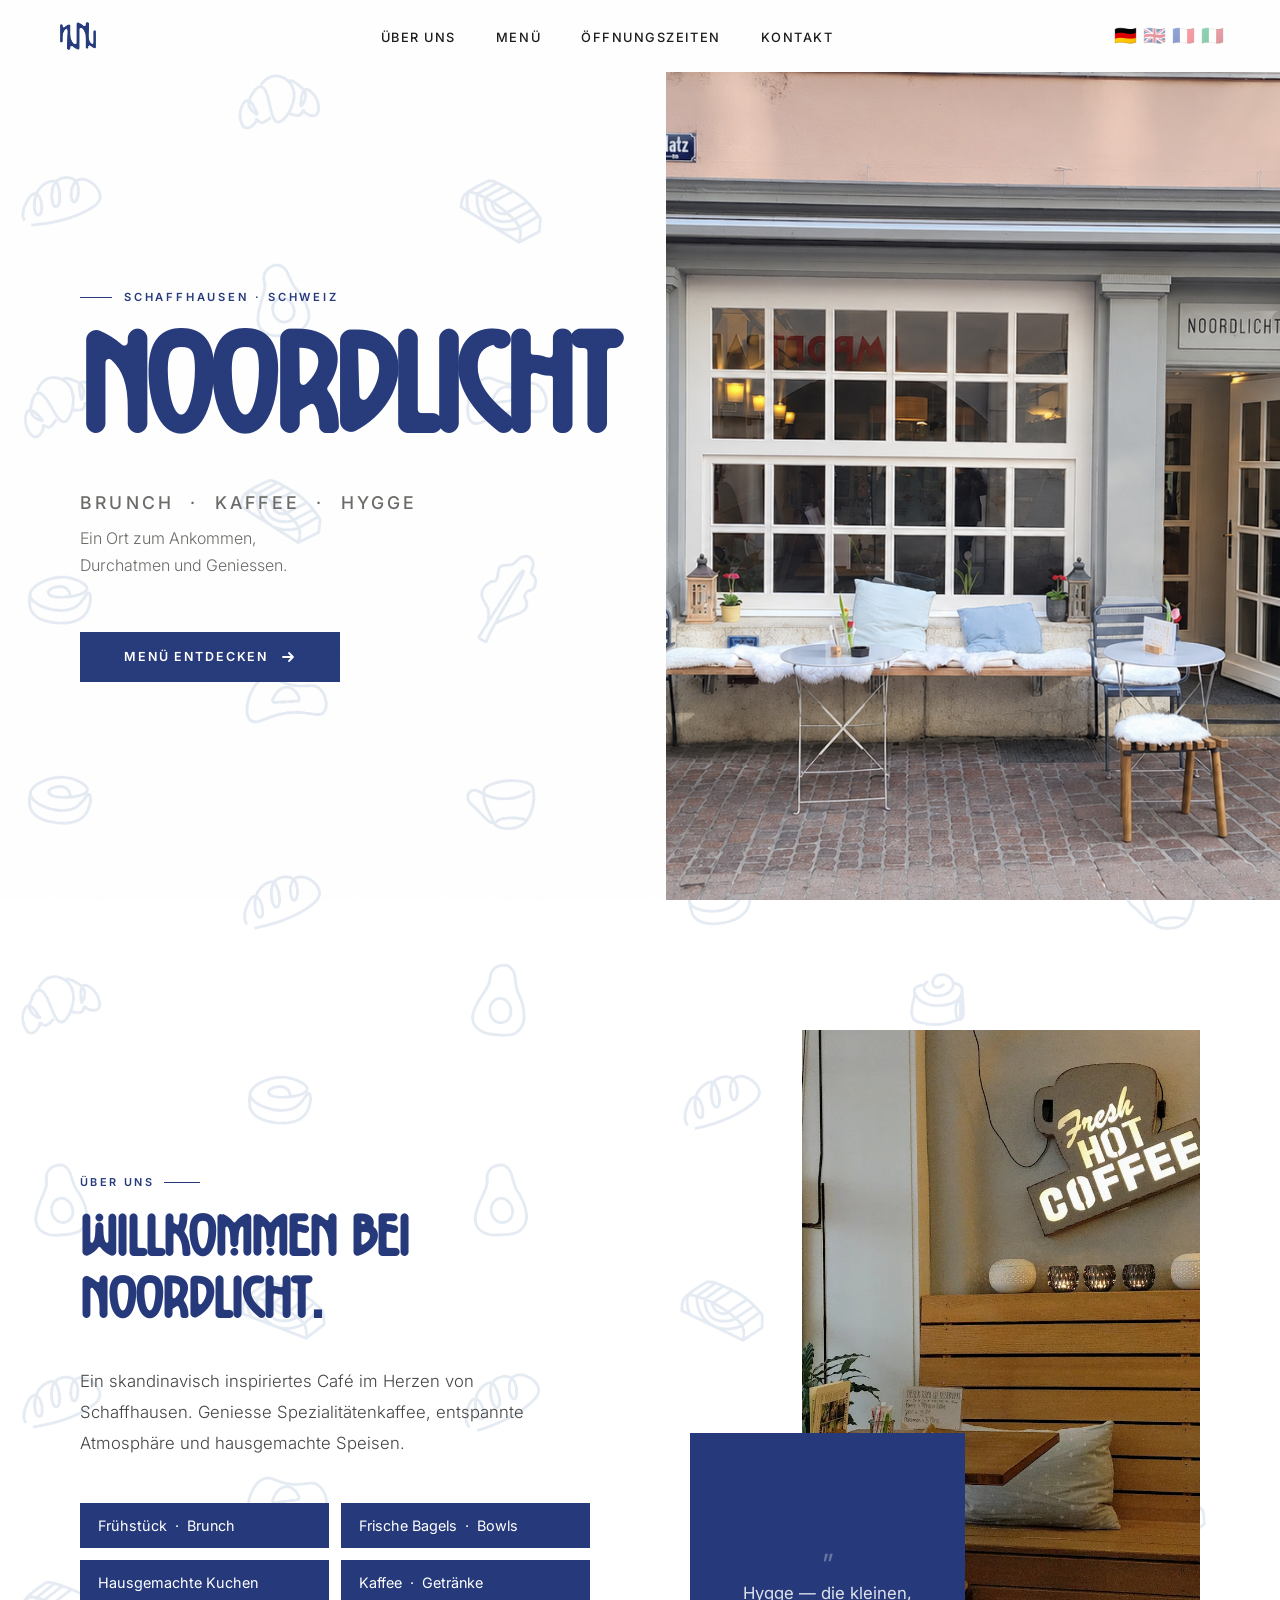
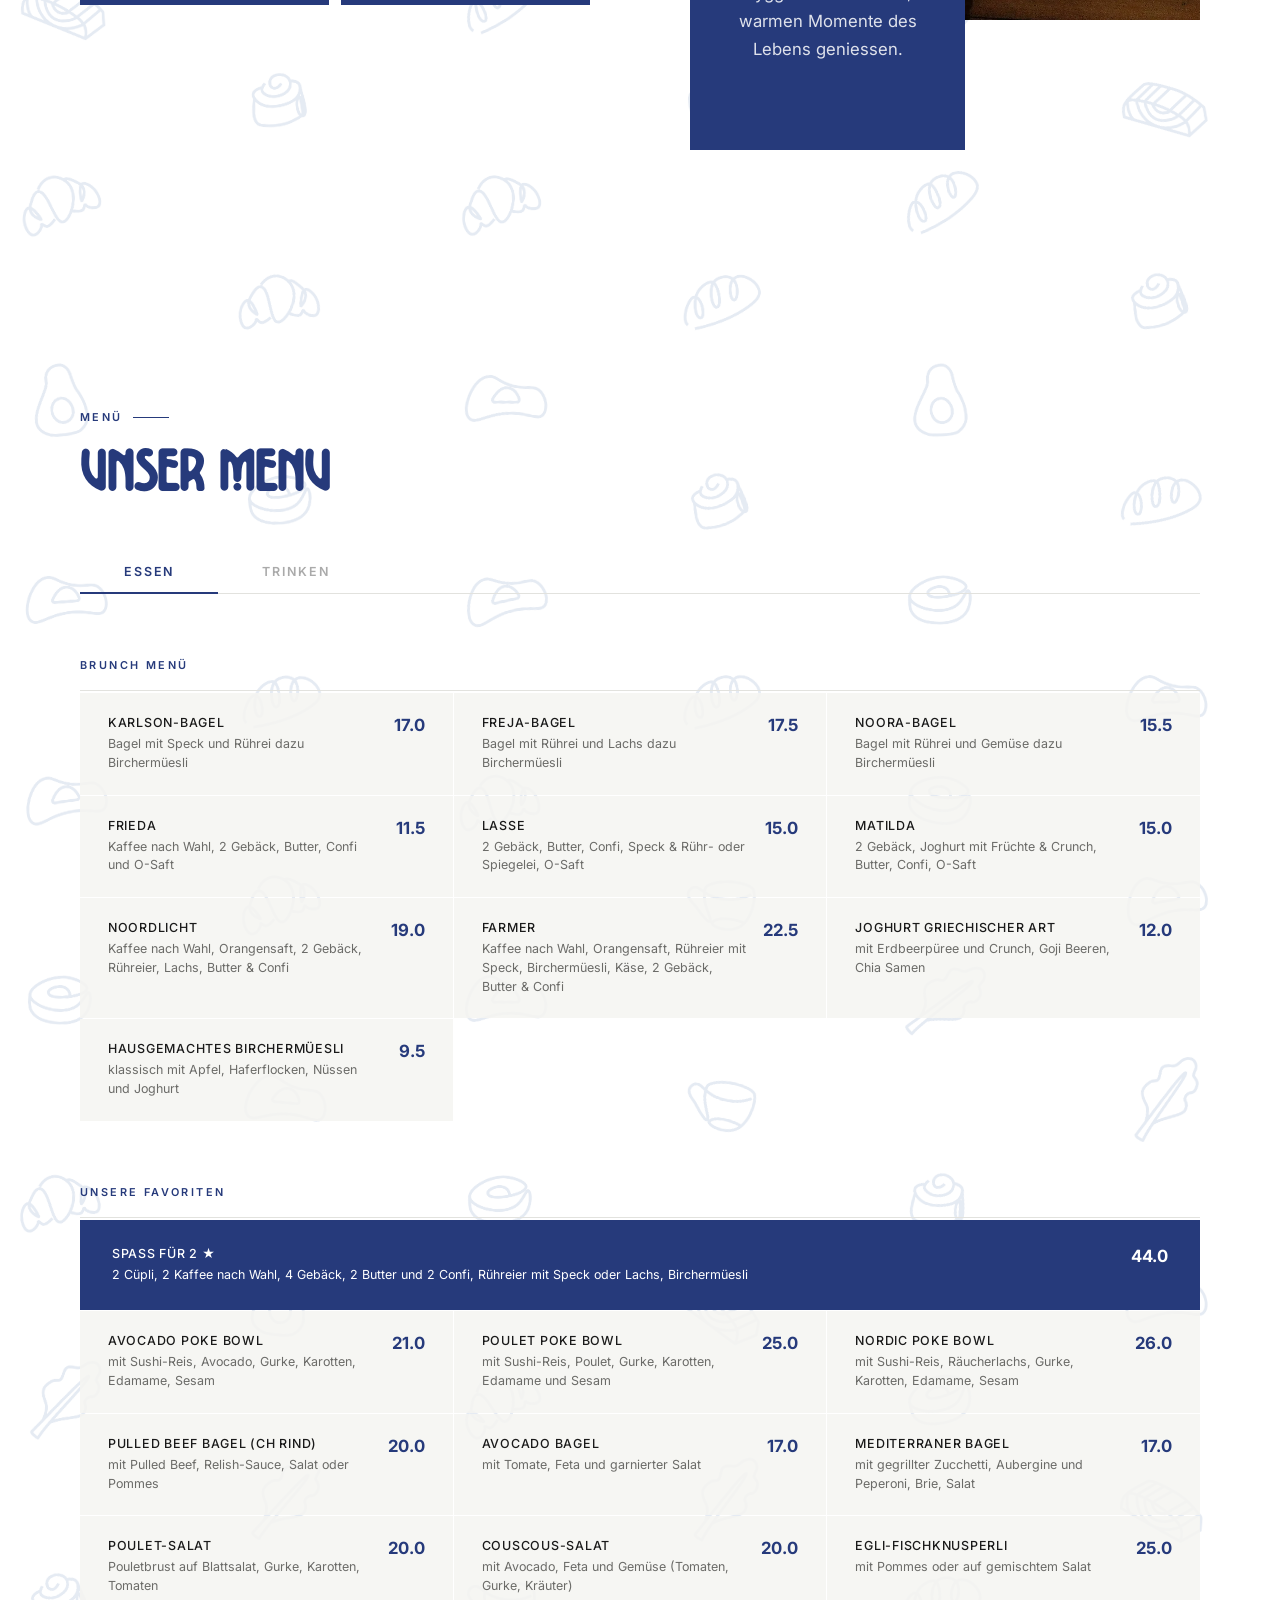
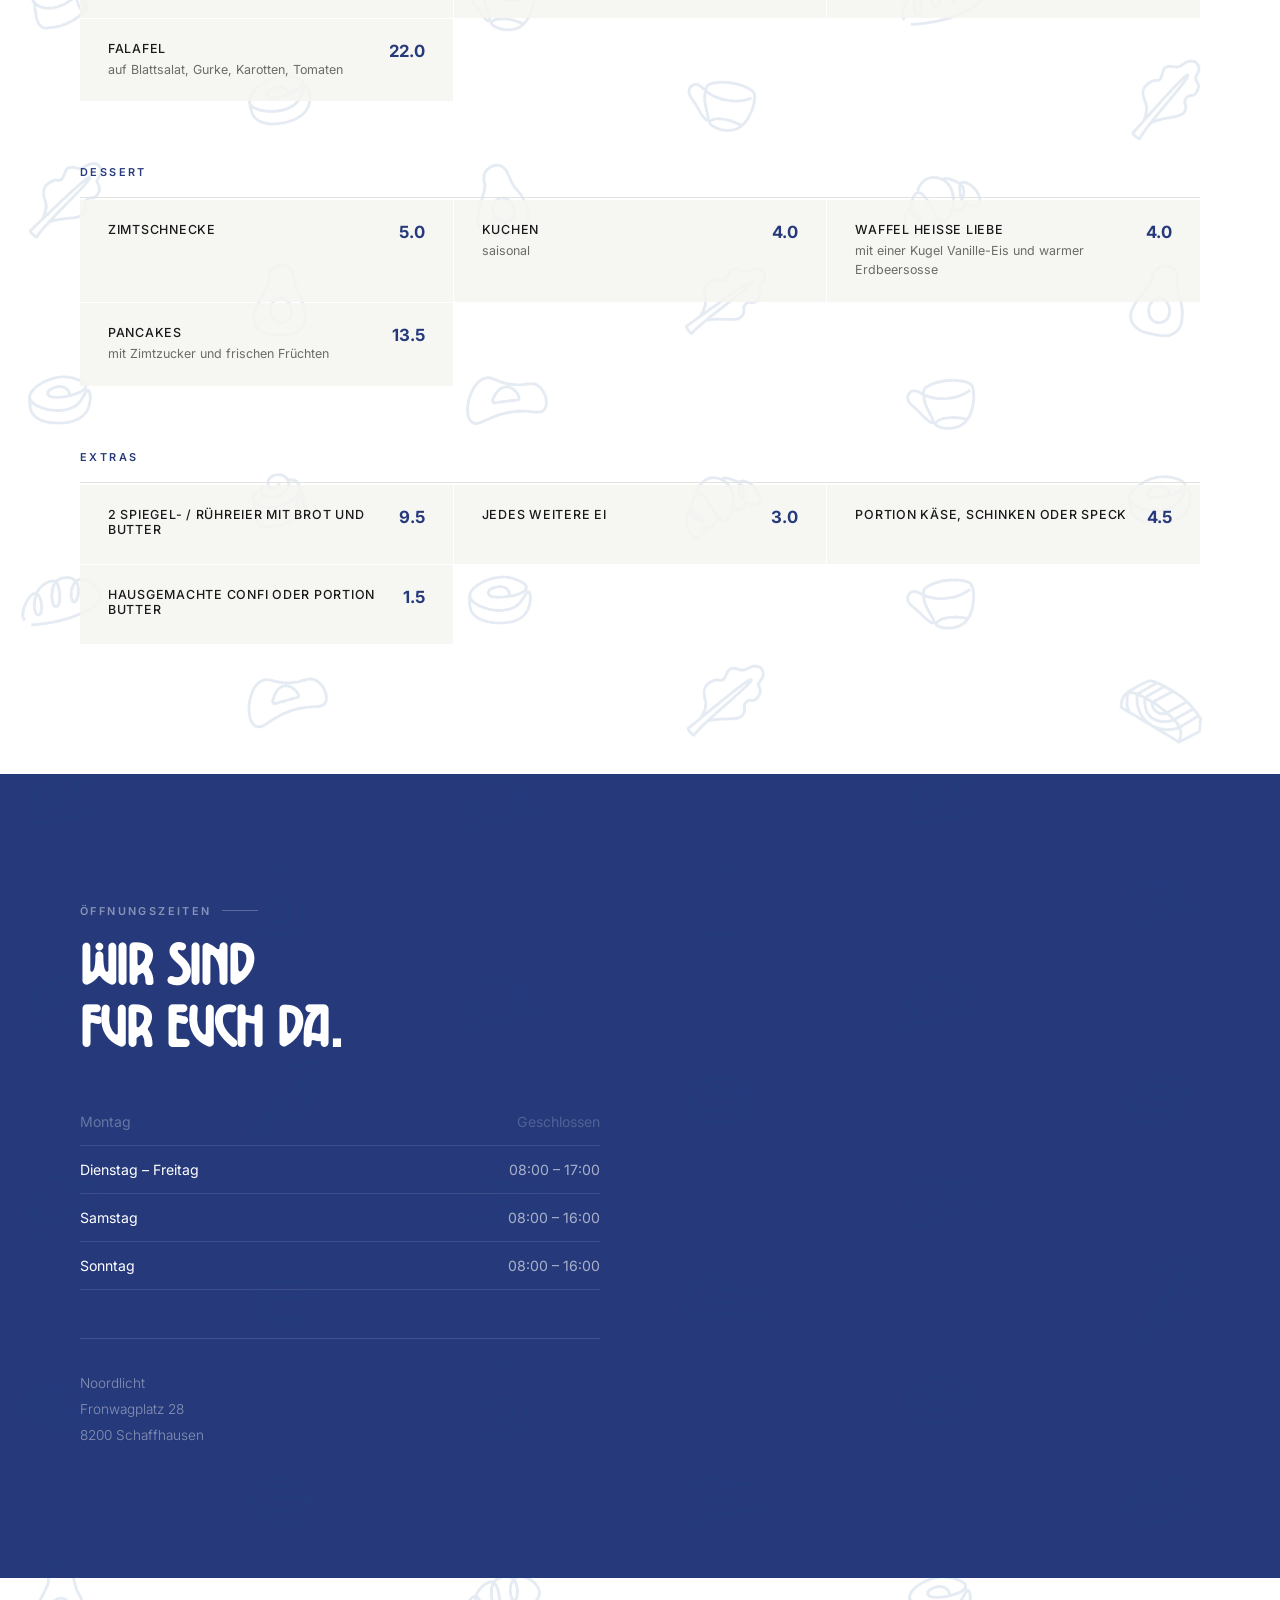
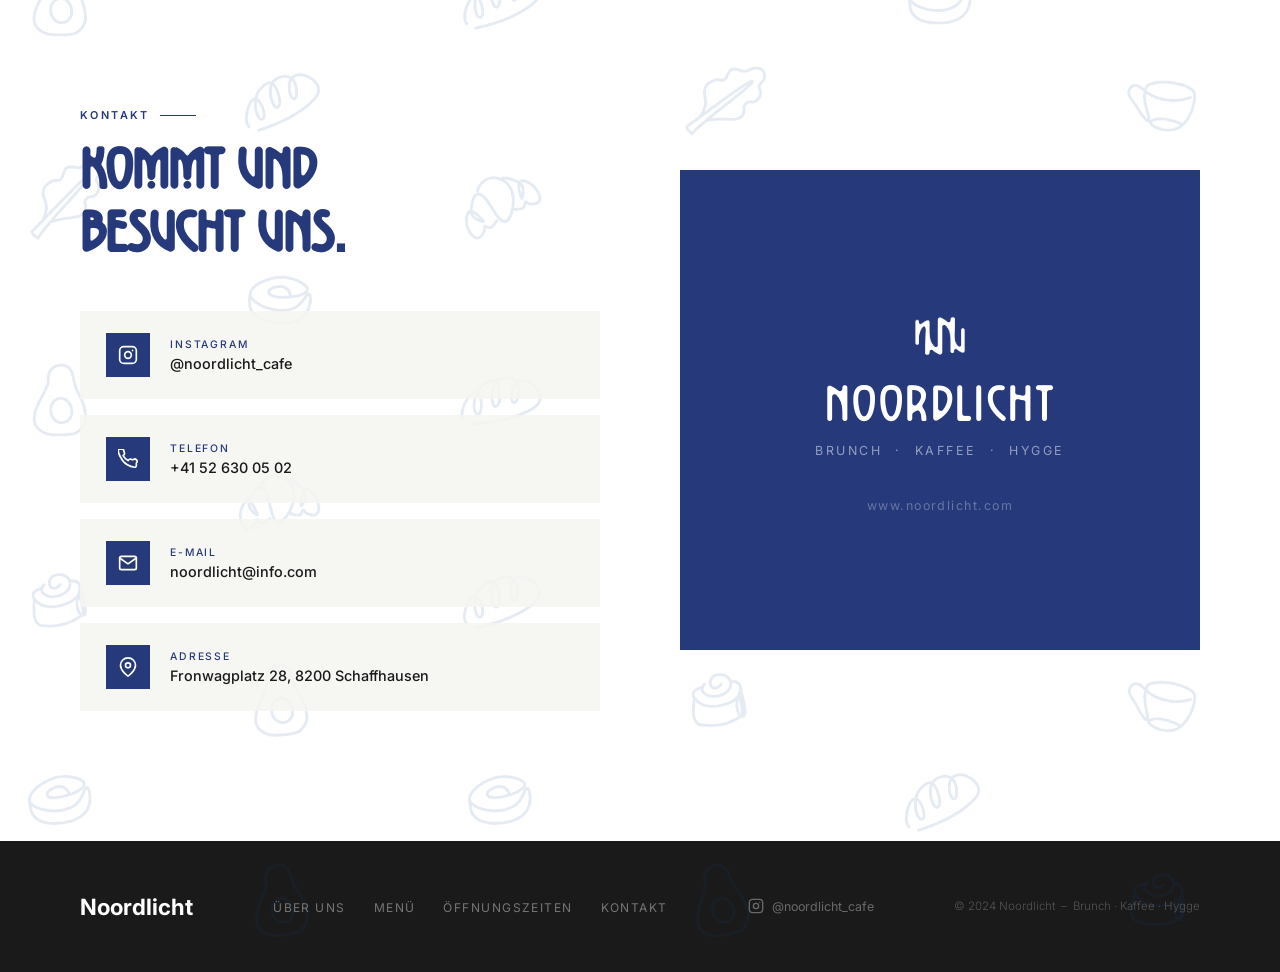
<file: index.html>
<!DOCTYPE html>
<html lang="de">
<head>
<meta charset="UTF-8">
<meta name="viewport" content="width=device-width, initial-scale=1.0">
<title>Noordlicht – Brunch · Coffee · Hygge</title>
<link rel="preconnect" href="https://fonts.googleapis.com">
<link rel="preconnect" href="https://fonts.gstatic.com" crossorigin>
<link href="https://fonts.googleapis.com/css2?family=Inter:wght@300;400;500;600&display=swap" rel="stylesheet">
<link rel="stylesheet" href="style.css?v=17">
</head>
<body>

<!-- NAV -->
<nav class="nav" id="nav">
  <a href="#hero" class="nav-logo">
    <img src="graphics/4n_b.png" alt="Noordlicht Logo">
  </a>
  <ul class="nav-links">
    <li><a href="#about" data-i18n data-de="Über uns" data-en="About">Über uns</a></li>
    <li><a href="#menu" data-i18n data-de="Menü" data-en="Menu">Menü</a></li>
    <li><a href="#hours" data-i18n data-de="Öffnungszeiten" data-en="Opening Hours">Öffnungszeiten</a></li>
    <li><a href="#contact" data-i18n data-de="Kontakt" data-en="Contact">Kontakt</a></li>
  </ul>
  <div class="nav-right">
    <div class="lang-sw">
      <button class="lang-btn active" title="Deutsch">🇩🇪</button>
      <button class="lang-btn" title="English">🇬🇧</button>
      <button class="lang-btn" title="Français">🇫🇷</button>
      <button class="lang-btn" title="Italiano">🇮🇹</button>
    </div>
    <div class="burger" id="burger">
      <span></span><span></span><span></span>
    </div>
  </div>
</nav>

<!-- MOBILE MENU -->
<div class="mob-menu" id="mob-menu">
  <a href="#about" data-i18n data-de="Über uns" data-en="About">Über uns</a>
  <a href="#menu" data-i18n data-de="Menü" data-en="Menu">Menü</a>
  <a href="#hours" data-i18n data-de="Öffnungszeiten" data-en="Opening Hours">Öffnungszeiten</a>
  <a href="#contact" data-i18n data-de="Kontakt" data-en="Contact">Kontakt</a>
</div>

<!-- HERO -->
<section class="hero" id="hero">

  <div class="hero-left">
    <p class="hero-tag reveal" data-i18n data-de="Schaffhausen · Schweiz" data-en="Schaffhausen · Switzerland">Schaffhausen · Schweiz</p>
    <h1 class="hero-title reveal">NOORDLICHT</h1>
    <p class="hero-sub reveal" data-i18n data-de="Brunch &nbsp;·&nbsp; Kaffee &nbsp;·&nbsp; Hygge" data-en="Brunch &nbsp;·&nbsp; Coffee &nbsp;·&nbsp; Hygge">Brunch &nbsp;·&nbsp; Kaffee &nbsp;·&nbsp; Hygge</p>
    <p class="hero-claim reveal" data-i18n data-de="Ein Ort zum Ankommen,&lt;br&gt;Durchatmen und Geniessen." data-en="A place to arrive,&lt;br&gt;breathe and enjoy.">Ein Ort zum Ankommen,<br>Durchatmen und Geniessen.</p>
    <a href="#menu" class="btn reveal">
      <span data-i18n data-de="Menü entdecken" data-en="Explore Menu">Menü entdecken</span>
      <svg width="16" height="16" viewBox="0 0 16 16" fill="none" stroke="currentColor" stroke-width="1.8" stroke-linecap="round" stroke-linejoin="round"><path d="M3 8h10M9 4l4 4-4 4"/></svg>
    </a>
  </div>
  <div class="hero-right">
    <div class="hero-img"></div>
  </div>
</section>

<!-- ABOUT -->
<section class="about" id="about">

  <div class="about-inner">
    <div>
      <p class="sec-label reveal" data-i18n data-de="Über uns" data-en="About Us">Über uns</p>
      <h2 class="sec-title reveal" data-i18n data-de="Willkommen bei&lt;br&gt;Noordlicht." data-en="Welcome to&lt;br&gt;Noordlicht.">Willkommen bei<br>Noordlicht.</h2>
      <p class="about-text reveal" data-i18n data-de="Ein skandinavisch inspiriertes Café im Herzen von Schaffhausen. Geniesse Spezialitätenkaffee, entspannte Atmosphäre und hausgemachte Speisen." data-en="A Scandinavian-inspired café in the heart of Schaffhausen. Enjoy specialty coffee, a relaxed atmosphere and homemade food.">
        Ein skandinavisch inspiriertes Café im Herzen von Schaffhausen.
        Geniesse Spezialitätenkaffee, entspannte Atmosphäre
        und hausgemachte Speisen.
      </p>
      <ul class="about-pills reveal">
        <li class="about-pill">
          <svg width="14" height="14" viewBox="0 0 14 14" fill="#263A7B"><path d="M7 1l1.8 4.3 4.7.4-3.5 3 1 4.6L7 10.8l-4 2.5 1-4.6L.5 5.7l4.7-.4z"/></svg>
          <span data-i18n data-de="Frühstück &amp;nbsp;·&amp;nbsp; Brunch" data-en="Breakfast &amp;nbsp;·&amp;nbsp; Brunch">Frühstück &nbsp;·&nbsp; Brunch</span>
        </li>
        <li class="about-pill">
          <svg width="14" height="14" viewBox="0 0 14 14" fill="#263A7B"><path d="M7 1l1.8 4.3 4.7.4-3.5 3 1 4.6L7 10.8l-4 2.5 1-4.6L.5 5.7l4.7-.4z"/></svg>
          <span data-i18n data-de="Frische Bagels &amp;nbsp;·&amp;nbsp; Bowls" data-en="Fresh Bagels &amp;nbsp;·&amp;nbsp; Bowls">Frische Bagels &nbsp;·&nbsp; Bowls</span>
        </li>
        <li class="about-pill">
          <svg width="14" height="14" viewBox="0 0 14 14" fill="#263A7B"><path d="M7 1l1.8 4.3 4.7.4-3.5 3 1 4.6L7 10.8l-4 2.5 1-4.6L.5 5.7l4.7-.4z"/></svg>
          <span data-i18n data-de="Hausgemachte Kuchen" data-en="Homemade Cakes">Hausgemachte Kuchen</span>
        </li>
        <li class="about-pill">
          <svg width="14" height="14" viewBox="0 0 14 14" fill="#263A7B"><path d="M7 1l1.8 4.3 4.7.4-3.5 3 1 4.6L7 10.8l-4 2.5 1-4.6L.5 5.7l4.7-.4z"/></svg>
          <span data-i18n data-de="Kaffee &amp;nbsp;·&amp;nbsp; Getränke" data-en="Coffee &amp;nbsp;·&amp;nbsp; Drinks">Kaffee &nbsp;·&nbsp; Getränke</span>
        </li>
      </ul>
    </div>

    <div class="about-visual reveal">
<div class="about-photo-main"></div>
      <div class="about-photo-accent">
        <p class="about-quote" data-i18n data-de="Hygge — die kleinen,&lt;br&gt;warmen Momente des Lebens geniessen." data-en="Hygge — savouring&lt;br&gt;life's small, warm moments.">Hygge — die kleinen,<br>warmen Momente des Lebens geniessen.</p>
      </div>
    </div>
  </div>
</section>

<!-- MENU -->
<section class="menu-sec" id="menu">

  <div class="menu-head reveal">
    <p class="sec-label" data-i18n data-de="Menü" data-en="Menu">Menü</p>
    <h2 class="sec-title" data-i18n data-de="Unser Menü" data-en="Our Menu">Unser Menü</h2>
    <div class="menu-tabs">
      <button class="menu-tab-btn on" data-pane="essen" data-i18n data-de="Essen" data-en="Food">Essen</button>
      <button class="menu-tab-btn" data-pane="trinken" data-i18n data-de="Trinken" data-en="Drinks">Trinken</button>
    </div>
  </div>

  <!-- ═══ FOOD ═══ -->
  <div class="menu-pane on" id="pane-essen">
    <div class="menu-cat reveal">
      <h3 class="menu-cat-hd" data-i18n data-de="Brunch Menü" data-en="Brunch Menu">Brunch Menü</h3>
      <div class="menu-grid">
        <div class="mi"><div><div class="mi-name" data-i18n data-de="Karlson-Bagel" data-en="Karlson-Bagel">Karlson-Bagel</div><div class="mi-desc" data-i18n data-de="Bagel mit Speck und Rührei dazu Birchermüesli" data-en="Bagel with bacon and scrambled eggs with Bircher muesli">Bagel mit Speck und Rührei dazu Birchermüesli</div></div><div class="mi-price">17.0</div></div>
        <div class="mi"><div><div class="mi-name" data-i18n data-de="Freja-Bagel" data-en="Freja-Bagel">Freja-Bagel</div><div class="mi-desc" data-i18n data-de="Bagel mit Rührei und Lachs dazu Birchermüesli" data-en="Bagel with scrambled eggs and salmon with Bircher muesli">Bagel mit Rührei und Lachs dazu Birchermüesli</div></div><div class="mi-price">17.5</div></div>
        <div class="mi"><div><div class="mi-name" data-i18n data-de="Noora-Bagel" data-en="Noora-Bagel">Noora-Bagel</div><div class="mi-desc" data-i18n data-de="Bagel mit Rührei und Gemüse dazu Birchermüesli" data-en="Bagel with scrambled eggs and vegetables with Bircher muesli">Bagel mit Rührei und Gemüse dazu Birchermüesli</div></div><div class="mi-price">15.5</div></div>
        <div class="mi"><div><div class="mi-name" data-i18n data-de="Frieda" data-en="Frieda">Frieda</div><div class="mi-desc" data-i18n data-de="Kaffee nach Wahl, 2 Gebäck, Butter, Confi und O-Saft" data-en="Coffee of your choice, 2 pastries, butter, jam and orange juice">Kaffee nach Wahl, 2 Gebäck, Butter, Confi und O-Saft</div></div><div class="mi-price">11.5</div></div>
        <div class="mi"><div><div class="mi-name" data-i18n data-de="Lasse" data-en="Lasse">Lasse</div><div class="mi-desc" data-i18n data-de="2 Gebäck, Butter, Confi, Speck &amp; Rühr- oder Spiegelei, O-Saft" data-en="2 pastries, butter, jam, bacon &amp; scrambled or fried egg, orange juice">2 Gebäck, Butter, Confi, Speck &amp; Rühr- oder Spiegelei, O-Saft</div></div><div class="mi-price">15.0</div></div>
        <div class="mi"><div><div class="mi-name" data-i18n data-de="Matilda" data-en="Matilda">Matilda</div><div class="mi-desc" data-i18n data-de="2 Gebäck, Joghurt mit Früchte &amp; Crunch, Butter, Confi, O-Saft" data-en="2 pastries, yoghurt with fruit &amp; granola, butter, jam, orange juice">2 Gebäck, Joghurt mit Früchte &amp; Crunch, Butter, Confi, O-Saft</div></div><div class="mi-price">15.0</div></div>
        <div class="mi"><div><div class="mi-name" data-i18n data-de="Noordlicht" data-en="Noordlicht">Noordlicht</div><div class="mi-desc" data-i18n data-de="Kaffee nach Wahl, Orangensaft, 2 Gebäck, Rühreier, Lachs, Butter &amp; Confi" data-en="Coffee of your choice, orange juice, 2 pastries, scrambled eggs, salmon, butter &amp; jam">Kaffee nach Wahl, Orangensaft, 2 Gebäck, Rühreier, Lachs, Butter &amp; Confi</div></div><div class="mi-price">19.0</div></div>
        <div class="mi"><div><div class="mi-name" data-i18n data-de="Farmer" data-en="Farmer">Farmer</div><div class="mi-desc" data-i18n data-de="Kaffee nach Wahl, Orangensaft, Rühreier mit Speck, Birchermüesli, Käse, 2 Gebäck, Butter &amp; Confi" data-en="Coffee, orange juice, scrambled eggs with bacon, Bircher muesli, cheese, 2 pastries, butter &amp; jam">Kaffee nach Wahl, Orangensaft, Rühreier mit Speck, Birchermüesli, Käse, 2 Gebäck, Butter &amp; Confi</div></div><div class="mi-price">22.5</div></div>
        <div class="mi"><div><div class="mi-name" data-i18n data-de="Joghurt Griechischer Art" data-en="Greek-style Yoghurt">Joghurt Griechischer Art</div><div class="mi-desc" data-i18n data-de="mit Erdbeerpüree und Crunch, Goji Beeren, Chia Samen" data-en="with strawberry purée and granola, goji berries, chia seeds">mit Erdbeerpüree und Crunch, Goji Beeren, Chia Samen</div></div><div class="mi-price">12.0</div></div>
        <div class="mi"><div><div class="mi-name" data-i18n data-de="Hausgemachtes Birchermüesli" data-en="Homemade Bircher Muesli">Hausgemachtes Birchermüesli</div><div class="mi-desc" data-i18n data-de="klassisch mit Apfel, Haferflocken, Nüssen und Joghurt" data-en="classic with apple, oats, nuts and yoghurt">klassisch mit Apfel, Haferflocken, Nüssen und Joghurt</div></div><div class="mi-price">9.5</div></div>
      </div>
    </div>

    <div class="menu-cat reveal">
      <h3 class="menu-cat-hd" data-i18n data-de="Unsere Favoriten" data-en="Our Favourites">Unsere Favoriten</h3>
      <div class="menu-grid">
        <div class="mi mi-feat"><div><div class="mi-name" data-i18n data-de="Spass für 2 ★" data-en="Fun for 2 ★">Spass für 2 ★</div><div class="mi-desc" data-i18n data-de="2 Cüpli, 2 Kaffee nach Wahl, 4 Gebäck, 2 Butter und 2 Confi, Rühreier mit Speck oder Lachs, Birchermüesli" data-en="2 glasses of sparkling wine, 2 coffees of your choice, 4 pastries, 2 butter and 2 jam, scrambled eggs with bacon or salmon, Bircher muesli">2 Cüpli, 2 Kaffee nach Wahl, 4 Gebäck, 2 Butter und 2 Confi, Rühreier mit Speck oder Lachs, Birchermüesli</div></div><div class="mi-price">44.0</div></div>
        <div class="mi"><div><div class="mi-name" data-i18n data-de="Avocado Poke Bowl" data-en="Avocado Poke Bowl">Avocado Poke Bowl</div><div class="mi-desc" data-i18n data-de="mit Sushi-Reis, Avocado, Gurke, Karotten, Edamame, Sesam" data-en="with sushi rice, avocado, cucumber, carrots, edamame, sesame">mit Sushi-Reis, Avocado, Gurke, Karotten, Edamame, Sesam</div></div><div class="mi-price">21.0</div></div>
        <div class="mi"><div><div class="mi-name" data-i18n data-de="Poulet Poke Bowl" data-en="Chicken Poke Bowl">Poulet Poke Bowl</div><div class="mi-desc" data-i18n data-de="mit Sushi-Reis, Poulet, Gurke, Karotten, Edamame und Sesam" data-en="with sushi rice, chicken, cucumber, carrots, edamame and sesame">mit Sushi-Reis, Poulet, Gurke, Karotten, Edamame und Sesam</div></div><div class="mi-price">25.0</div></div>
        <div class="mi"><div><div class="mi-name" data-i18n data-de="Nordic Poke Bowl" data-en="Nordic Poke Bowl">Nordic Poke Bowl</div><div class="mi-desc" data-i18n data-de="mit Sushi-Reis, Räucherlachs, Gurke, Karotten, Edamame, Sesam" data-en="with sushi rice, smoked salmon, cucumber, carrots, edamame, sesame">mit Sushi-Reis, Räucherlachs, Gurke, Karotten, Edamame, Sesam</div></div><div class="mi-price">26.0</div></div>
        <div class="mi"><div><div class="mi-name" data-i18n data-de="Pulled Beef Bagel (CH Rind)" data-en="Pulled Beef Bagel (CH Rind)">Pulled Beef Bagel (CH Rind)</div><div class="mi-desc" data-i18n data-de="mit Pulled Beef, Relish-Sauce, Salat oder Pommes" data-en="with pulled beef, relish sauce, salad or fries">mit Pulled Beef, Relish-Sauce, Salat oder Pommes</div></div><div class="mi-price">20.0</div></div>
        <div class="mi"><div><div class="mi-name" data-i18n data-de="Avocado Bagel" data-en="Avocado Bagel">Avocado Bagel</div><div class="mi-desc" data-i18n data-de="mit Tomate, Feta und garnierter Salat" data-en="with tomato, feta and dressed salad">mit Tomate, Feta und garnierter Salat</div></div><div class="mi-price">17.0</div></div>
        <div class="mi"><div><div class="mi-name" data-i18n data-de="Mediterraner Bagel" data-en="Mediterraner Bagel">Mediterraner Bagel</div><div class="mi-desc" data-i18n data-de="mit gegrillter Zucchetti, Aubergine und Peperoni, Brie, Salat" data-en="with grilled courgette, aubergine and peppers, brie, salad">mit gegrillter Zucchetti, Aubergine und Peperoni, Brie, Salat</div></div><div class="mi-price">17.0</div></div>
        <div class="mi"><div><div class="mi-name" data-i18n data-de="Poulet-Salat" data-en="Chicken Salad">Poulet-Salat</div><div class="mi-desc" data-i18n data-de="Pouletbrust auf Blattsalat, Gurke, Karotten, Tomaten" data-en="Chicken breast on mixed leaves, cucumber, carrots, tomatoes">Pouletbrust auf Blattsalat, Gurke, Karotten, Tomaten</div></div><div class="mi-price">20.0</div></div>
        <div class="mi"><div><div class="mi-name" data-i18n data-de="Couscous-Salat" data-en="Couscous-Salat">Couscous-Salat</div><div class="mi-desc" data-i18n data-de="mit Avocado, Feta und Gemüse (Tomaten, Gurke, Kräuter)" data-en="with avocado, feta and vegetables (tomatoes, cucumber, herbs)">mit Avocado, Feta und Gemüse (Tomaten, Gurke, Kräuter)</div></div><div class="mi-price">20.0</div></div>
        <div class="mi"><div><div class="mi-name" data-i18n data-de="Egli-Fischknusperli" data-en="Crispy Perch Fillet">Egli-Fischknusperli</div><div class="mi-desc" data-i18n data-de="mit Pommes oder auf gemischtem Salat" data-en="with fries or on mixed salad">mit Pommes oder auf gemischtem Salat</div></div><div class="mi-price">25.0</div></div>
        <div class="mi"><div><div class="mi-name" data-i18n data-de="Falafel" data-en="Falafel">Falafel</div><div class="mi-desc" data-i18n data-de="auf Blattsalat, Gurke, Karotten, Tomaten" data-en="on mixed leaves, cucumber, carrots, tomatoes">auf Blattsalat, Gurke, Karotten, Tomaten</div></div><div class="mi-price">22.0</div></div>
      </div>
    </div>

    <div class="menu-cat reveal">
      <h3 class="menu-cat-hd" data-i18n data-de="Dessert" data-en="Dessert">Dessert</h3>
      <div class="menu-grid">
        <div class="mi"><div><div class="mi-name" data-i18n data-de="Zimtschnecke" data-en="Cinnamon Roll">Zimtschnecke</div></div><div class="mi-price">5.0</div></div>
        <div class="mi"><div><div class="mi-name" data-i18n data-de="Kuchen" data-en="Cake">Kuchen</div><div class="mi-desc" data-i18n data-de="saisonal" data-en="seasonal">saisonal</div></div><div class="mi-price">4.0</div></div>
        <div class="mi"><div><div class="mi-name" data-i18n data-de="Waffel Heisse Liebe" data-en="Hot Love Waffle">Waffel Heisse Liebe</div><div class="mi-desc" data-i18n data-de="mit einer Kugel Vanille-Eis und warmer Erdbeersosse" data-en="with a scoop of vanilla ice cream and warm strawberry sauce">mit einer Kugel Vanille-Eis und warmer Erdbeersosse</div></div><div class="mi-price">4.0</div></div>
        <div class="mi"><div><div class="mi-name" data-i18n data-de="Pancakes" data-en="Pancakes">Pancakes</div><div class="mi-desc" data-i18n data-de="mit Zimtzucker und frischen Früchten" data-en="with cinnamon sugar and fresh fruit">mit Zimtzucker und frischen Früchten</div></div><div class="mi-price">13.5</div></div>
      </div>
    </div>

    <div class="menu-cat reveal">
      <h3 class="menu-cat-hd" data-i18n data-de="Extras" data-en="Extras">Extras</h3>
      <div class="menu-grid">
        <div class="mi"><div><div class="mi-name" data-i18n data-de="2 Spiegel- / Rühreier mit Brot und Butter" data-en="2 Fried / Scrambled Eggs with bread and butter">2 Spiegel- / Rühreier mit Brot und Butter</div></div><div class="mi-price">9.5</div></div>
        <div class="mi"><div><div class="mi-name" data-i18n data-de="Jedes weitere Ei" data-en="Each additional egg">Jedes weitere Ei</div></div><div class="mi-price">3.0</div></div>
        <div class="mi"><div><div class="mi-name" data-i18n data-de="Portion Käse, Schinken oder Speck" data-en="Portion of cheese, ham or bacon">Portion Käse, Schinken oder Speck</div></div><div class="mi-price">4.5</div></div>
        <div class="mi"><div><div class="mi-name" data-i18n data-de="Hausgemachte Confi oder Portion Butter" data-en="Homemade jam or portion of butter">Hausgemachte Confi oder Portion Butter</div></div><div class="mi-price">1.5</div></div>
      </div>
    </div>
  </div>

  <!-- ═══ DRINKS ═══ -->
  <div class="menu-pane" id="pane-trinken">
    <div class="menu-cat reveal">
      <h3 class="menu-cat-hd" data-i18n data-de="Kaffee" data-en="Coffee">Kaffee</h3>
      <div class="menu-grid">
        <div class="mi"><div><div class="mi-name" data-i18n data-de="Espresso / Ristretto" data-en="Espresso / Ristretto">Espresso / Ristretto</div></div><div class="mi-price">4.5</div></div>
        <div class="mi"><div><div class="mi-name" data-i18n data-de="Café Crème / Americano" data-en="Café Crème / Americano">Café Crème / Americano</div></div><div class="mi-price">4.5</div></div>
        <div class="mi"><div><div class="mi-name" data-i18n data-de="Cappuccino" data-en="Cappuccino">Cappuccino</div></div><div class="mi-price">5.0</div></div>
        <div class="mi"><div><div class="mi-name" data-i18n data-de="Milch Café" data-en="Café au Lait">Milch Café</div></div><div class="mi-price">5.2</div></div>
        <div class="mi"><div><div class="mi-name" data-i18n data-de="Latte Macchiato" data-en="Latte Macchiato">Latte Macchiato</div></div><div class="mi-price">6.0</div></div>
        <div class="mi"><div><div class="mi-name" data-i18n data-de="Caotina / Ovomaltine" data-en="Caotina / Ovomaltine">Caotina / Ovomaltine</div><div class="mi-desc" data-i18n data-de="heiss / kalt" data-en="hot / cold">heiss / kalt</div></div><div class="mi-price">4.5</div></div>
        <div class="menu-extras-note" data-i18n data-de="&lt;strong&gt;Extra Flavour&lt;/strong&gt; – Karamell, Zimt, Vanille &lt;strong&gt;+0.8&lt;/strong&gt; &amp;nbsp;·&amp;nbsp; Soja- oder Laktosefreie Milch &lt;strong&gt;+0.5&lt;/strong&gt;" data-en="&lt;strong&gt;Extra Flavour&lt;/strong&gt; – Caramel, Cinnamon, Vanilla &lt;strong&gt;+0.8&lt;/strong&gt; &amp;nbsp;·&amp;nbsp; Soy or Lactose-free Milk &lt;strong&gt;+0.5&lt;/strong&gt;">
          <strong>Extra Flavour</strong> – Karamell, Zimt, Vanille <strong>+0.8</strong> &nbsp;·&nbsp; Soja- oder Laktosefreie Milch <strong>+0.5</strong>
        </div>
      </div>
    </div>

    <div class="menu-cat reveal">
      <h3 class="menu-cat-hd" data-i18n data-de="Tee" data-en="Tea">Tee</h3>
      <div class="menu-grid">
        <div class="mi"><div><div class="mi-name" data-i18n data-de="Bio Tee" data-en="Organic Tea">Bio Tee</div><div class="mi-desc" data-i18n data-de="(Grüntee Jasmin, Earl Grey, Assam, Chai Gewürz, Irish Cream, Früchtetee, Karkade, Rooibos, Kräutertee, Pfefferminze, Kamille)" data-en="Green Tea Jasmine, Earl Grey, Assam, Chai Spice, Irish Cream, Fruit Tea, Hibiscus, Rooibos, Herbal Tea, Peppermint, Chamomile">(Grüntee Jasmin, Earl Grey, Assam, Chai Gewürz, Irish Cream, Früchtetee, Karkade, Rooibos, Kräutertee, Pfefferminze, Kamille)</div></div><div class="mi-price">5.0</div></div>
        <div class="mi"><div><div class="mi-name" data-i18n data-de="Heisse Zitrone" data-en="Hot Lemon">Heisse Zitrone</div><div class="mi-desc" data-i18n data-de="mit Honig und Ingwer" data-en="with honey and ginger">mit Honig und Ingwer</div></div><div class="mi-price">5.0</div></div>
      </div>
    </div>

    <div class="menu-cat reveal">
      <h3 class="menu-cat-hd" data-i18n data-de="Kalte Getränke" data-en="Cold Drinks">Kalte Getränke</h3>
      <div class="menu-grid">
        <div class="mi"><div><div class="mi-name" data-i18n data-de="Home Made Ice Teas" data-en="Home Made Ice Teas">Home Made Ice Teas</div><div class="mi-desc" data-i18n data-de="Frische Minze mit Holunderblüten, Hibiskus und Kräuter" data-en="Fresh mint with elderflower, hibiscus and herbs">Frische Minze mit Holunderblüten, Hibiskus und Kräuter</div></div><div class="mi-price">6.0</div></div>
        <div class="mi"><div><div class="mi-name" data-i18n data-de="Valser Wasser" data-en="Valser Wasser">Valser Wasser</div><div class="mi-desc" data-i18n data-de="mit / ohne Kohlensäure" data-en="still / sparkling">mit / ohne Kohlensäure</div></div><div class="mi-price">4.5</div></div>
        <div class="mi"><div><div class="mi-name" data-i18n data-de="Cola / Cola Zero / Sprite / Fanta" data-en="Cola / Cola Zero / Sprite / Fanta">Cola / Cola Zero / Sprite / Fanta</div></div><div class="mi-price">4.5</div></div>
        <div class="mi"><div><div class="mi-name" data-i18n data-de="Apfelschorle / Rivella" data-en="Apfelschorle / Rivella">Apfelschorle / Rivella</div><div class="mi-desc" data-i18n data-de="rot, blau" data-en="rot, blau">rot, blau</div></div><div class="mi-price">4.0</div></div>
        <div class="mi"><div><div class="mi-name" data-i18n data-de="Schweppes" data-en="Schweppes">Schweppes</div><div class="mi-desc" data-i18n data-de="Tonic, Lemon" data-en="Tonic, Lemon">Tonic, Lemon</div></div><div class="mi-price">4.5</div></div>
      </div>
    </div>
  </div>
</section>

<!-- HOURS -->
<section class="hours-sec" id="hours">

  <div class="hours-inner">
    <div>
      <p class="sec-label reveal" data-i18n data-de="Öffnungszeiten" data-en="Opening Hours">Öffnungszeiten</p>
      <h2 class="sec-title reveal" data-i18n data-de="Wir sind&lt;br&gt;für euch da." data-en="We are&lt;br&gt;here for you.">Wir sind<br>für euch da.</h2>
      <table class="hours-tbl reveal">
        <tr class="closed"><td data-i18n data-de="Montag" data-en="Monday">Montag</td><td data-i18n data-de="Geschlossen" data-en="Closed">Geschlossen</td></tr>
        <tr><td data-i18n data-de="Dienstag – Freitag" data-en="Tuesday – Friday">Dienstag – Freitag</td><td data-i18n data-de="08:00 – 17:00" data-en="8:00 AM – 5:00 PM">08:00 – 17:00</td></tr>
        <tr><td data-i18n data-de="Samstag" data-en="Saturday">Samstag</td><td data-i18n data-de="08:00 – 16:00" data-en="8:00 AM – 4:00 PM">08:00 – 16:00</td></tr>
        <tr><td data-i18n data-de="Sonntag" data-en="Sunday">Sonntag</td><td data-i18n data-de="08:00 – 16:00" data-en="8:00 AM – 4:00 PM">08:00 – 16:00</td></tr>
      </table>
      <div class="hours-addr reveal">
        Noordlicht<br>
        Fronwagplatz 28<br>
        8200 Schaffhausen
      </div>
    </div>
    <div class="map-wrap reveal">
      <iframe id="map-iframe"
        data-src-de="https://www.google.com/maps/embed?pb=!1m18!1m12!1m3!1d2698.5!2d8.6342!3d47.6967!2m3!1f0!2f0!3f0!3m2!1i1024!2i768!4f13.1!3m3!1m2!1s0x479a922b7ea4b905%3A0x1!2sFronwagplatz+28%2C+8200+Schaffhausen!5e0!3m2!1sde!2sch!4v1704000000000"
        data-src-en="https://www.google.com/maps/embed?pb=!1m18!1m12!1m3!1d2698.5!2d8.6342!3d47.6967!2m3!1f0!2f0!3f0!3m2!1i1024!2i768!4f13.1!3m3!1m2!1s0x479a922b7ea4b905%3A0x1!2sFronwagplatz+28%2C+8200+Schaffhausen!5e0!3m2!1sen!2sch!4v1704000000000"
        src="https://www.google.com/maps/embed?pb=!1m18!1m12!1m3!1d2698.5!2d8.6342!3d47.6967!2m3!1f0!2f0!3f0!3m2!1i1024!2i768!4f13.1!3m3!1m2!1s0x479a922b7ea4b905%3A0x1!2sFronwagplatz+28%2C+8200+Schaffhausen!5e0!3m2!1sde!2sch!4v1704000000000"
        allowfullscreen="" loading="lazy" referrerpolicy="no-referrer-when-downgrade">
      </iframe>
    </div>
  </div>
</section>

<!-- CONTACT -->
<section class="contact-sec" id="contact">

  <div class="contact-inner">
    <div>
      <p class="sec-label reveal" data-i18n data-de="Kontakt" data-en="Contact">Kontakt</p>
      <h2 class="sec-title reveal" data-i18n data-de="Kommt und&lt;br&gt;besucht uns." data-en="Come and&lt;br&gt;visit us.">Kommt und<br>besucht uns.</h2>
      <div class="contact-items">

        <a href="https://instagram.com/noordlicht_cafe" target="_blank" class="ci reveal">
          <div class="ci-icon">
            <svg width="20" height="20" viewBox="0 0 24 24" fill="none" stroke="#fff" stroke-width="2" stroke-linecap="round" stroke-linejoin="round">
              <rect x="2" y="2" width="20" height="20" rx="5"/><circle cx="12" cy="12" r="4"/>
              <circle cx="17.5" cy="6.5" r="1" fill="#fff" stroke="none"/>
            </svg>
          </div>
          <div><div class="ci-lbl" data-i18n data-de="Instagram" data-en="Instagram">Instagram</div><div class="ci-val">@noordlicht_cafe</div></div>
        </a>

        <a href="tel:+41526300502" class="ci reveal">
          <div class="ci-icon">
            <svg width="20" height="20" viewBox="0 0 24 24" fill="none" stroke="#fff" stroke-width="2" stroke-linecap="round" stroke-linejoin="round">
              <path d="M22 16.92v3a2 2 0 01-2.18 2 19.79 19.79 0 01-8.63-3.07A19.5 19.5 0 013.07 9.81a19.79 19.79 0 01-3.07-8.67A2 2 0 012 .18h3a2 2 0 012 1.72c.127.96.361 1.903.7 2.81a2 2 0 01-.45 2.11L6.09 7.91a16 16 0 006 6l1.27-1.27a2 2 0 012.11-.45c.907.339 1.85.573 2.81.7A2 2 0 0122 16.92z"/>
            </svg>
          </div>
          <div><div class="ci-lbl" data-i18n data-de="Telefon" data-en="Phone">Telefon</div><div class="ci-val">+41 52 630 05 02</div></div>
        </a>

        <a href="mailto:noordlicht@info.com" class="ci reveal">
          <div class="ci-icon">
            <svg width="20" height="20" viewBox="0 0 24 24" fill="none" stroke="#fff" stroke-width="2" stroke-linecap="round" stroke-linejoin="round">
              <path d="M4 4h16c1.1 0 2 .9 2 2v12c0 1.1-.9 2-2 2H4c-1.1 0-2-.9-2-2V6c0-1.1.9-2 2-2z"/>
              <polyline points="22,6 12,13 2,6"/>
            </svg>
          </div>
          <div><div class="ci-lbl" data-i18n data-de="E-Mail" data-en="E-Mail">E-Mail</div><div class="ci-val">noordlicht@info.com</div></div>
        </a>

        <div class="ci reveal">
          <div class="ci-icon">
            <svg width="20" height="20" viewBox="0 0 24 24" fill="none" stroke="#fff" stroke-width="2" stroke-linecap="round" stroke-linejoin="round">
              <path d="M21 10c0 7-9 13-9 13s-9-6-9-13a9 9 0 0118 0z"/>
              <circle cx="12" cy="10" r="3"/>
            </svg>
          </div>
          <div><div class="ci-lbl" data-i18n data-de="Adresse" data-en="Address">Adresse</div><div class="ci-val">Fronwagplatz 28, 8200 Schaffhausen</div></div>
        </div>

      </div>
    </div>

    <div class="contact-visual reveal">
      <img src="graphics/4N_w.png" alt="Noordlicht Logo" class="cv-logo-img">
      <div class="cv-logo">Noordlicht</div>
      <div class="cv-sub" data-i18n data-de="Brunch &amp;nbsp;·&amp;nbsp; Kaffee &amp;nbsp;·&amp;nbsp; Hygge" data-en="Brunch &amp;nbsp;·&amp;nbsp; Coffee &amp;nbsp;·&amp;nbsp; Hygge">Brunch &nbsp;·&nbsp; Kaffee &nbsp;·&nbsp; Hygge</div>
      <div class="cv-url">www.noordlicht.com</div>
    </div>
  </div>
</section>

<!-- FOOTER -->
<footer>
  <div class="footer-in">
    <div class="f-logo">Noordlicht</div>
    <ul class="f-links">
      <li><a href="#about" data-i18n data-de="Über uns" data-en="About">Über uns</a></li>
      <li><a href="#menu" data-i18n data-de="Menü" data-en="Menu">Menü</a></li>
      <li><a href="#hours" data-i18n data-de="Öffnungszeiten" data-en="Opening Hours">Öffnungszeiten</a></li>
      <li><a href="#contact" data-i18n data-de="Kontakt" data-en="Contact">Kontakt</a></li>
    </ul>
    <a href="https://instagram.com/noordlicht_cafe" target="_blank" class="f-ig">
      <svg width="16" height="16" viewBox="0 0 24 24" fill="none" stroke="currentColor" stroke-width="2" stroke-linecap="round" stroke-linejoin="round">
        <rect x="2" y="2" width="20" height="20" rx="5"/><circle cx="12" cy="12" r="4"/>
        <circle cx="17.5" cy="6.5" r="1" fill="currentColor" stroke="none"/>
      </svg>
      @noordlicht_cafe
    </a>
    <p class="f-copy" data-i18n data-de="© 2024 Noordlicht &amp;nbsp;–&amp;nbsp; Brunch · Kaffee · Hygge" data-en="© 2024 Noordlicht &amp;nbsp;–&amp;nbsp; Brunch · Coffee · Hygge">© 2024 Noordlicht &nbsp;–&nbsp; Brunch · Kaffee · Hygge</p>
  </div>
</footer>

<div class="page-icon-layer js-icons-page"></div>
<script src="script.js"></script>
</body>
</html>
</file>
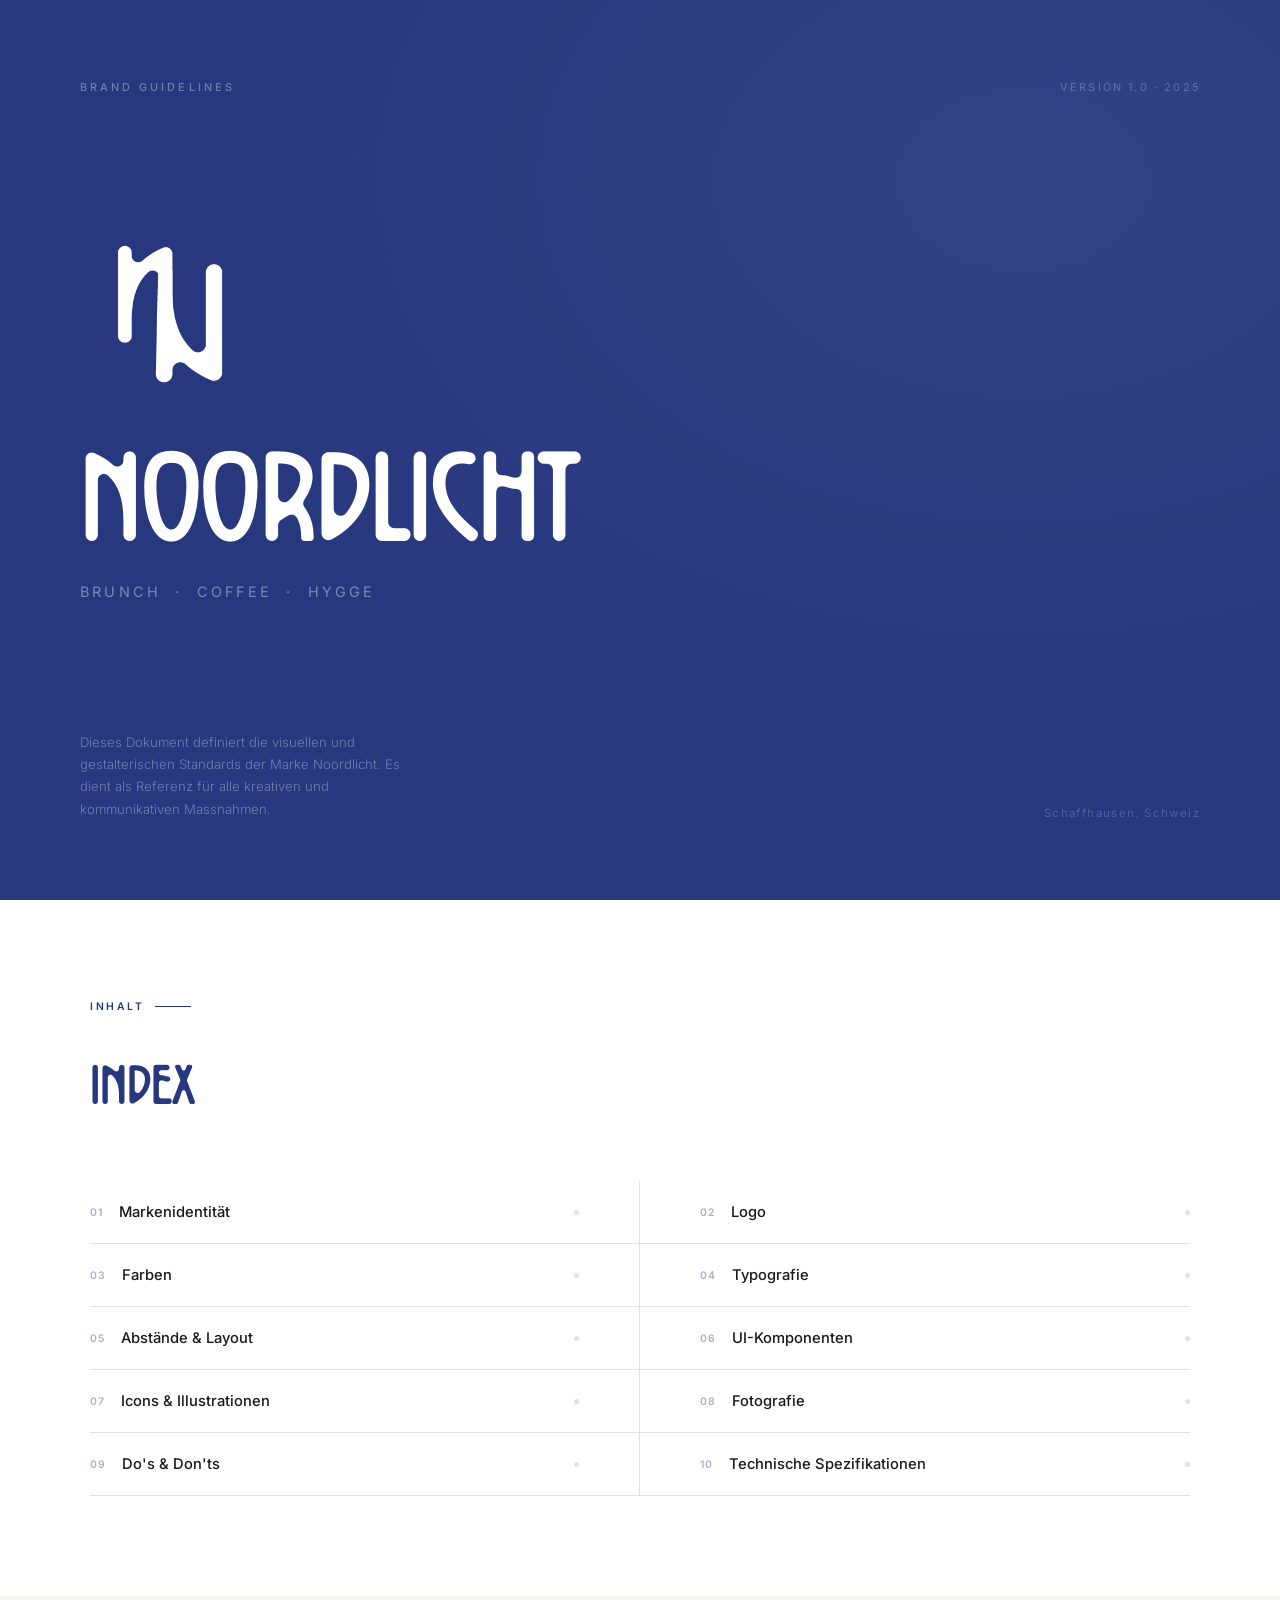
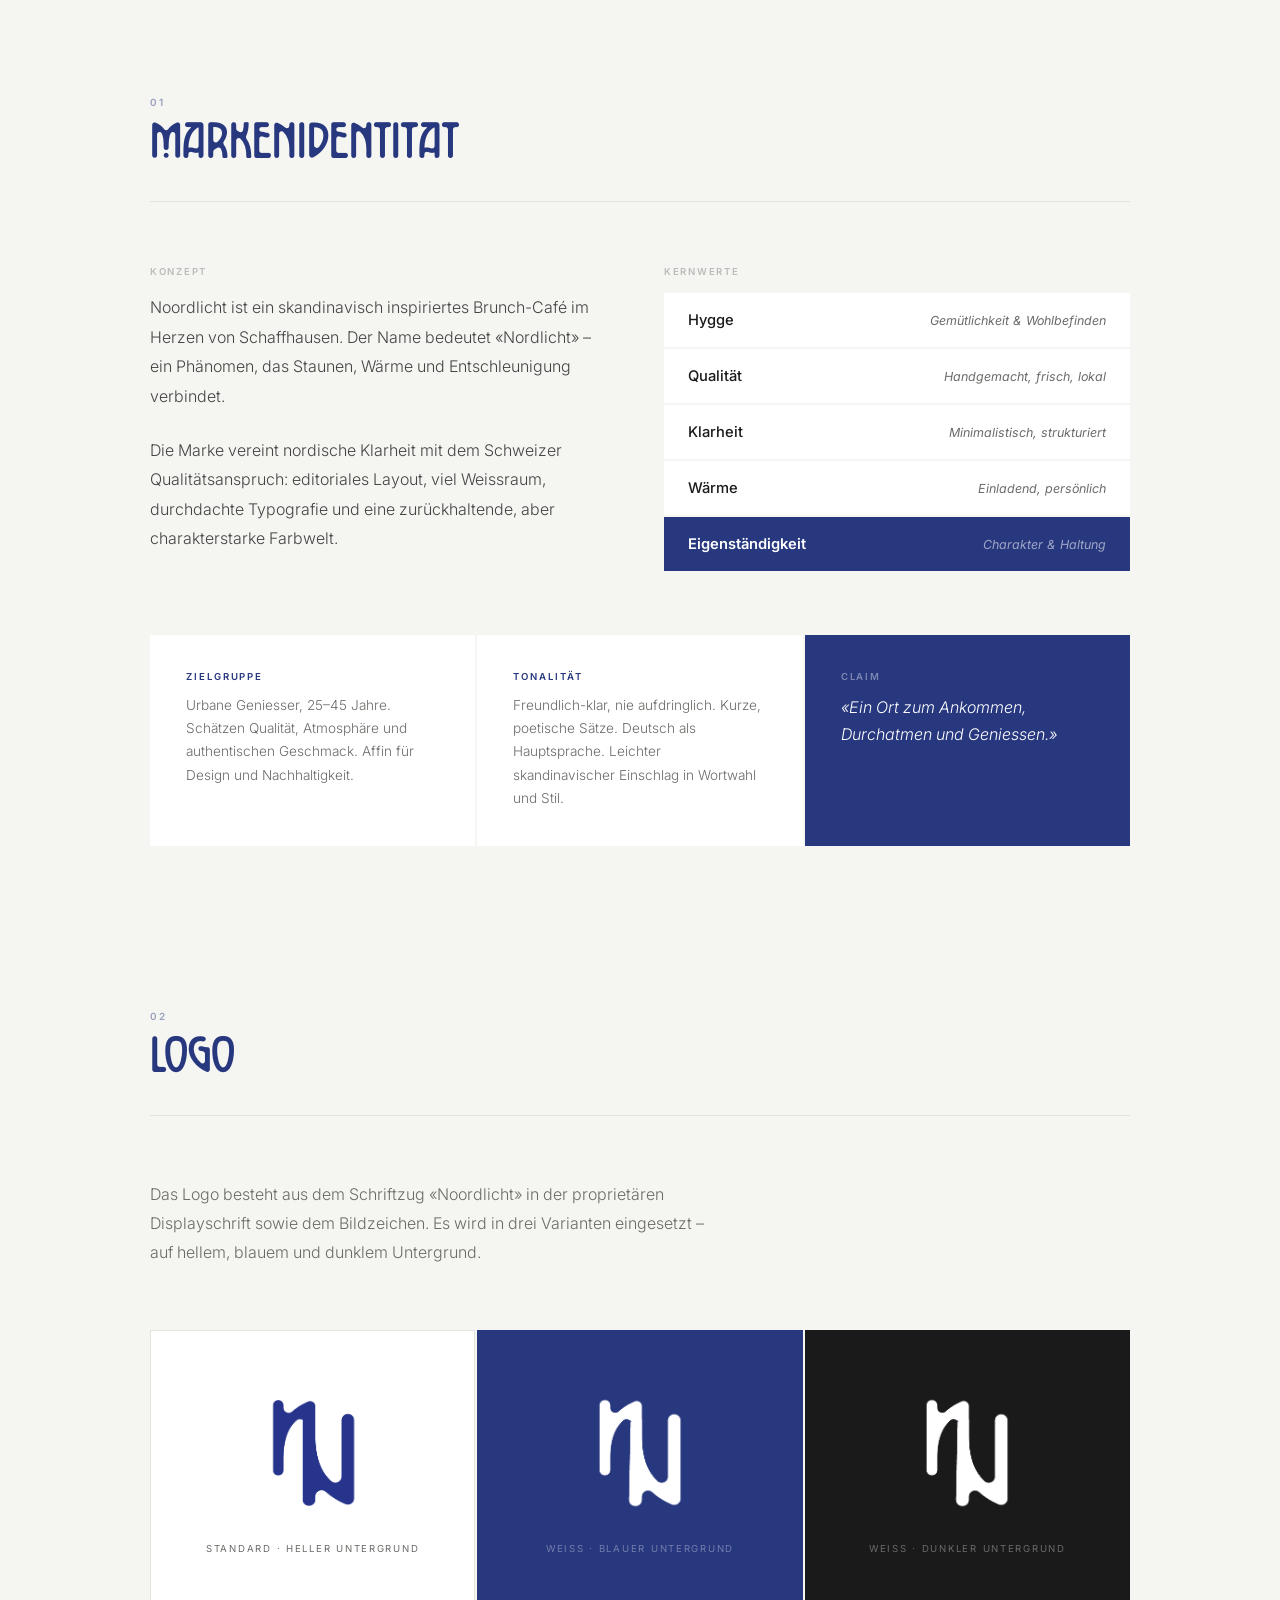
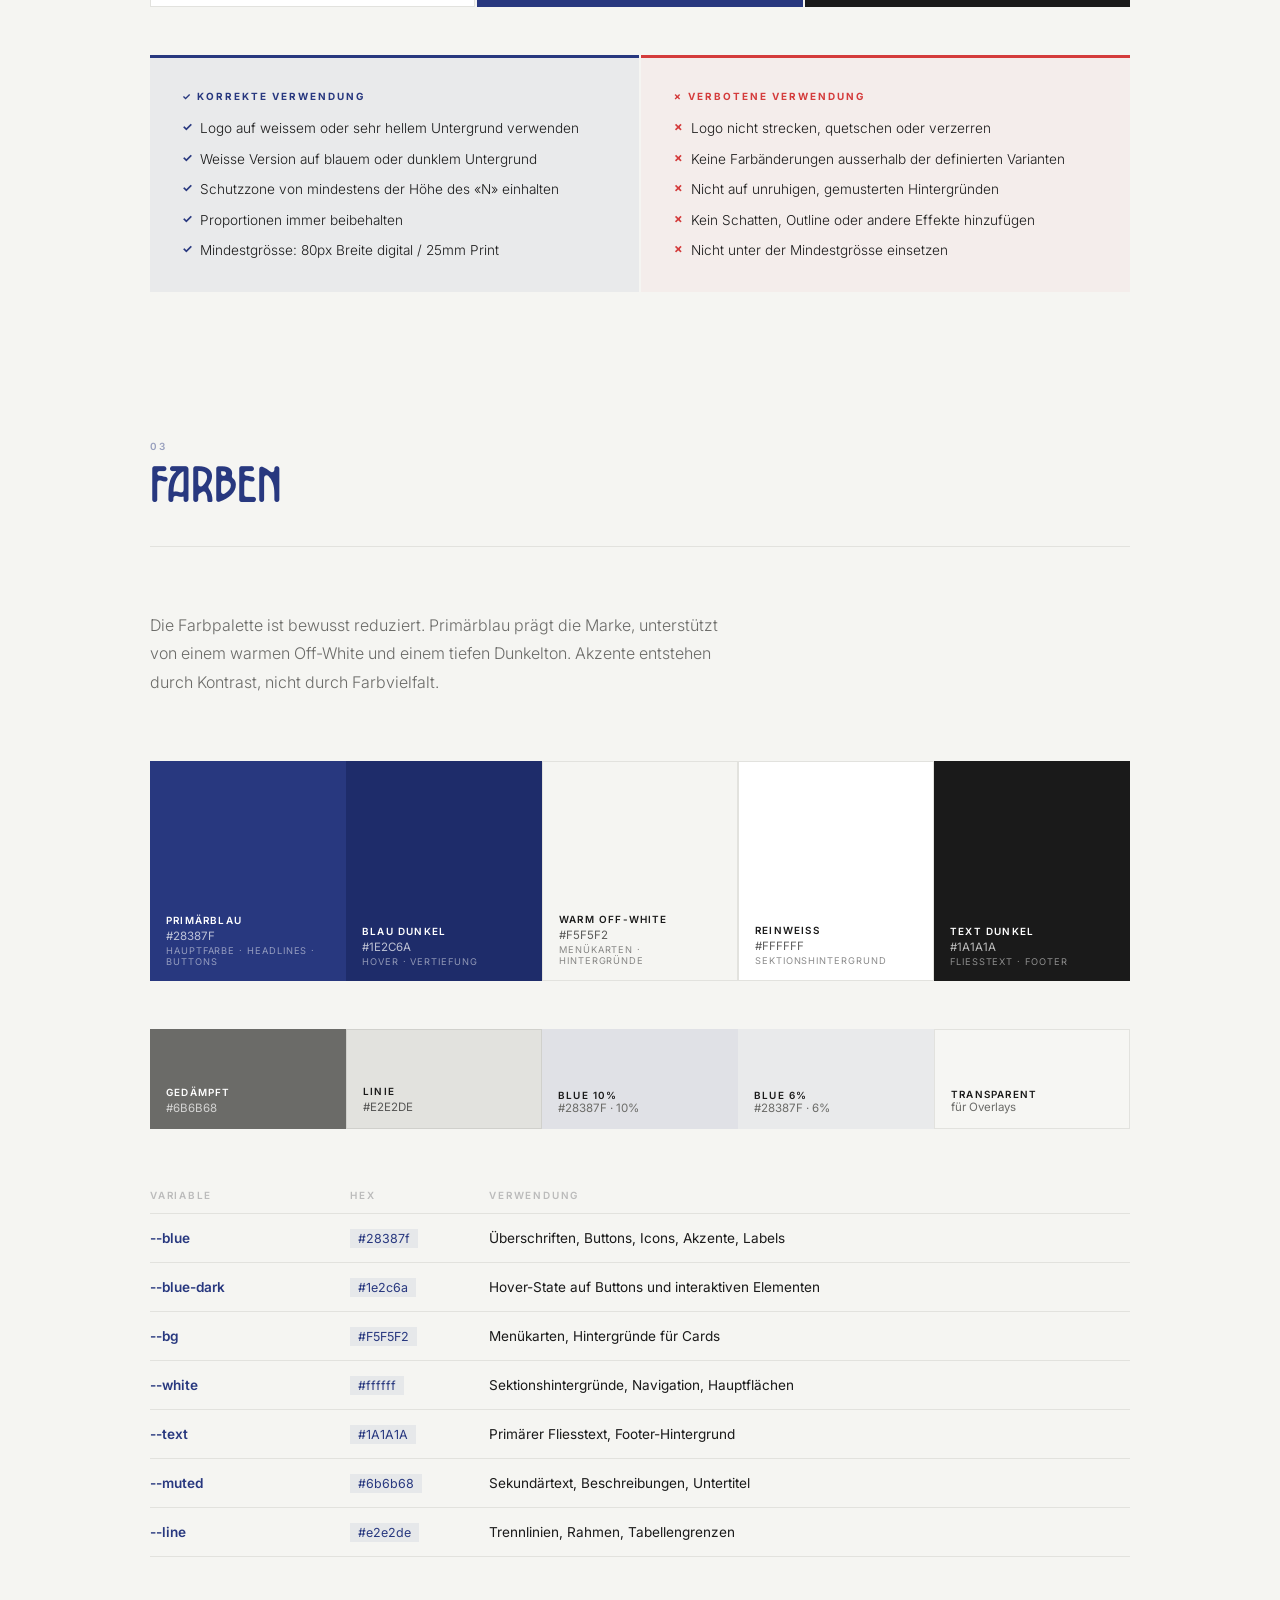
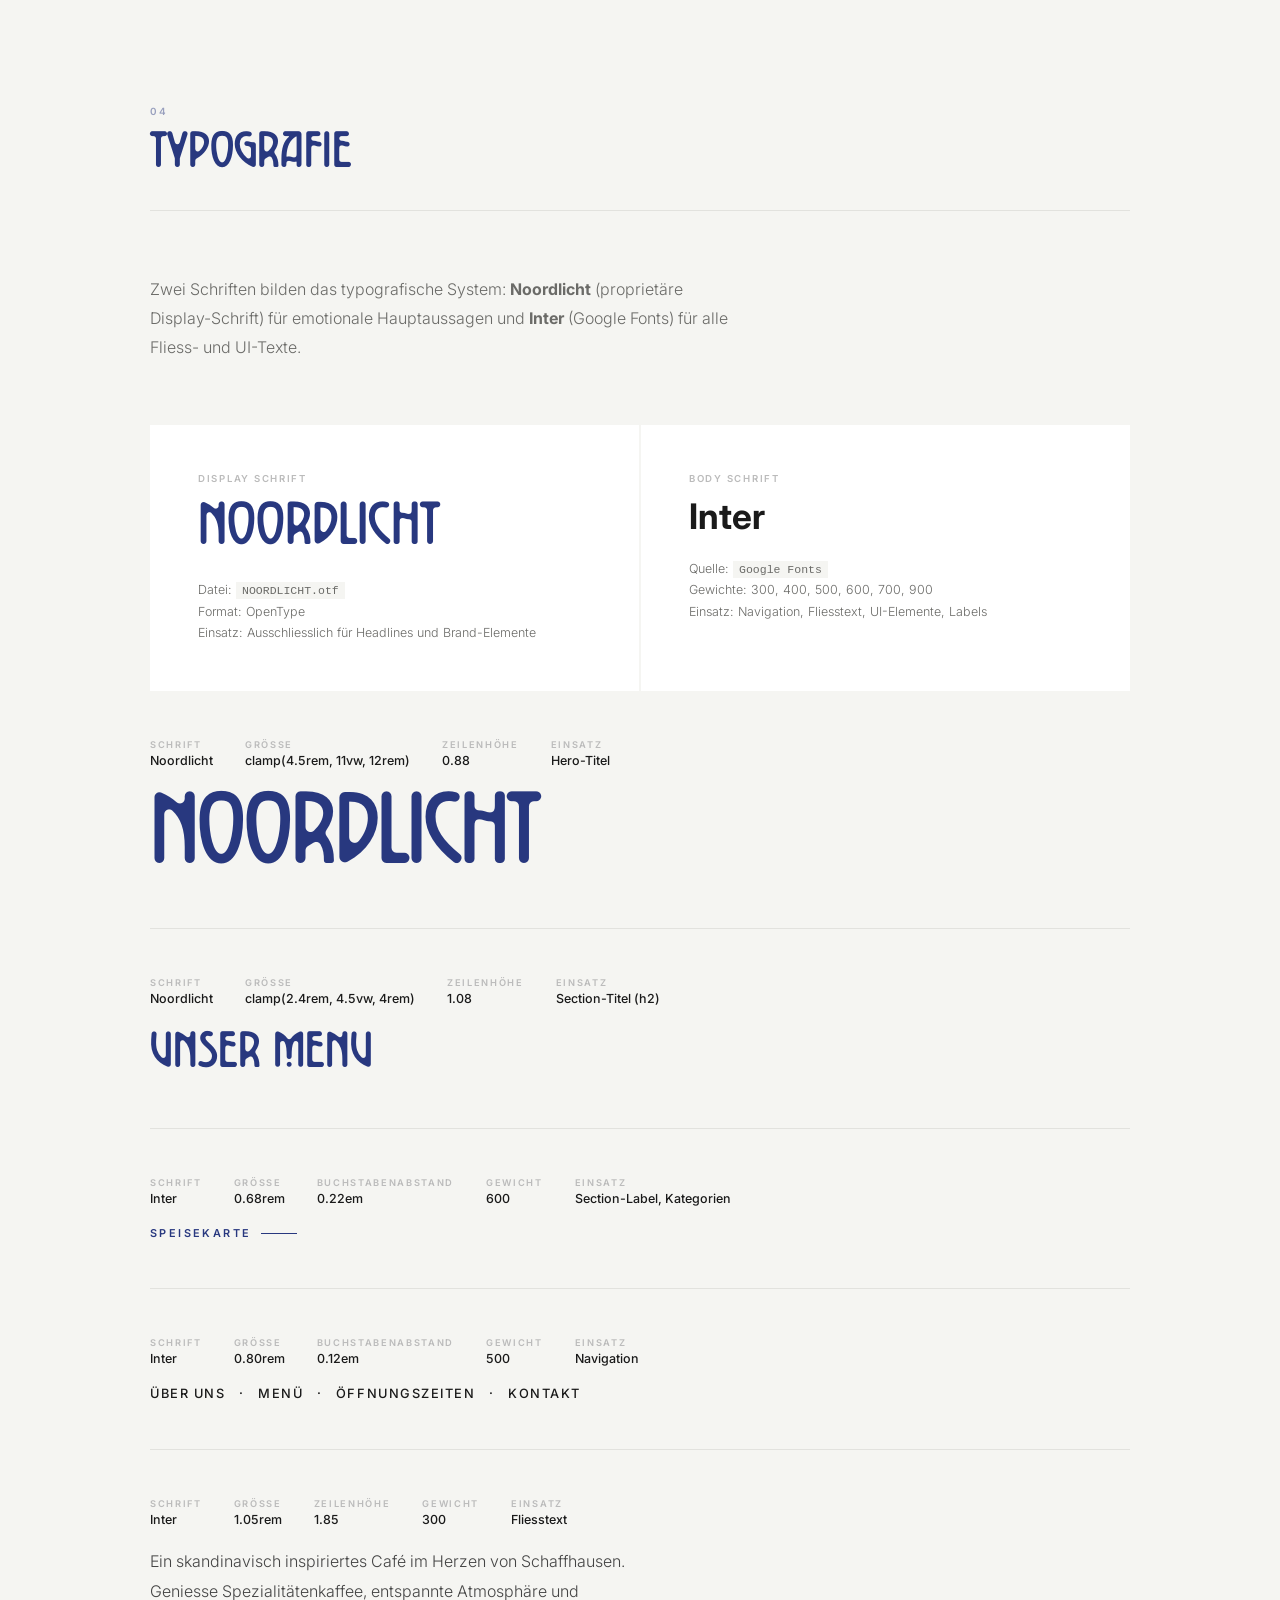
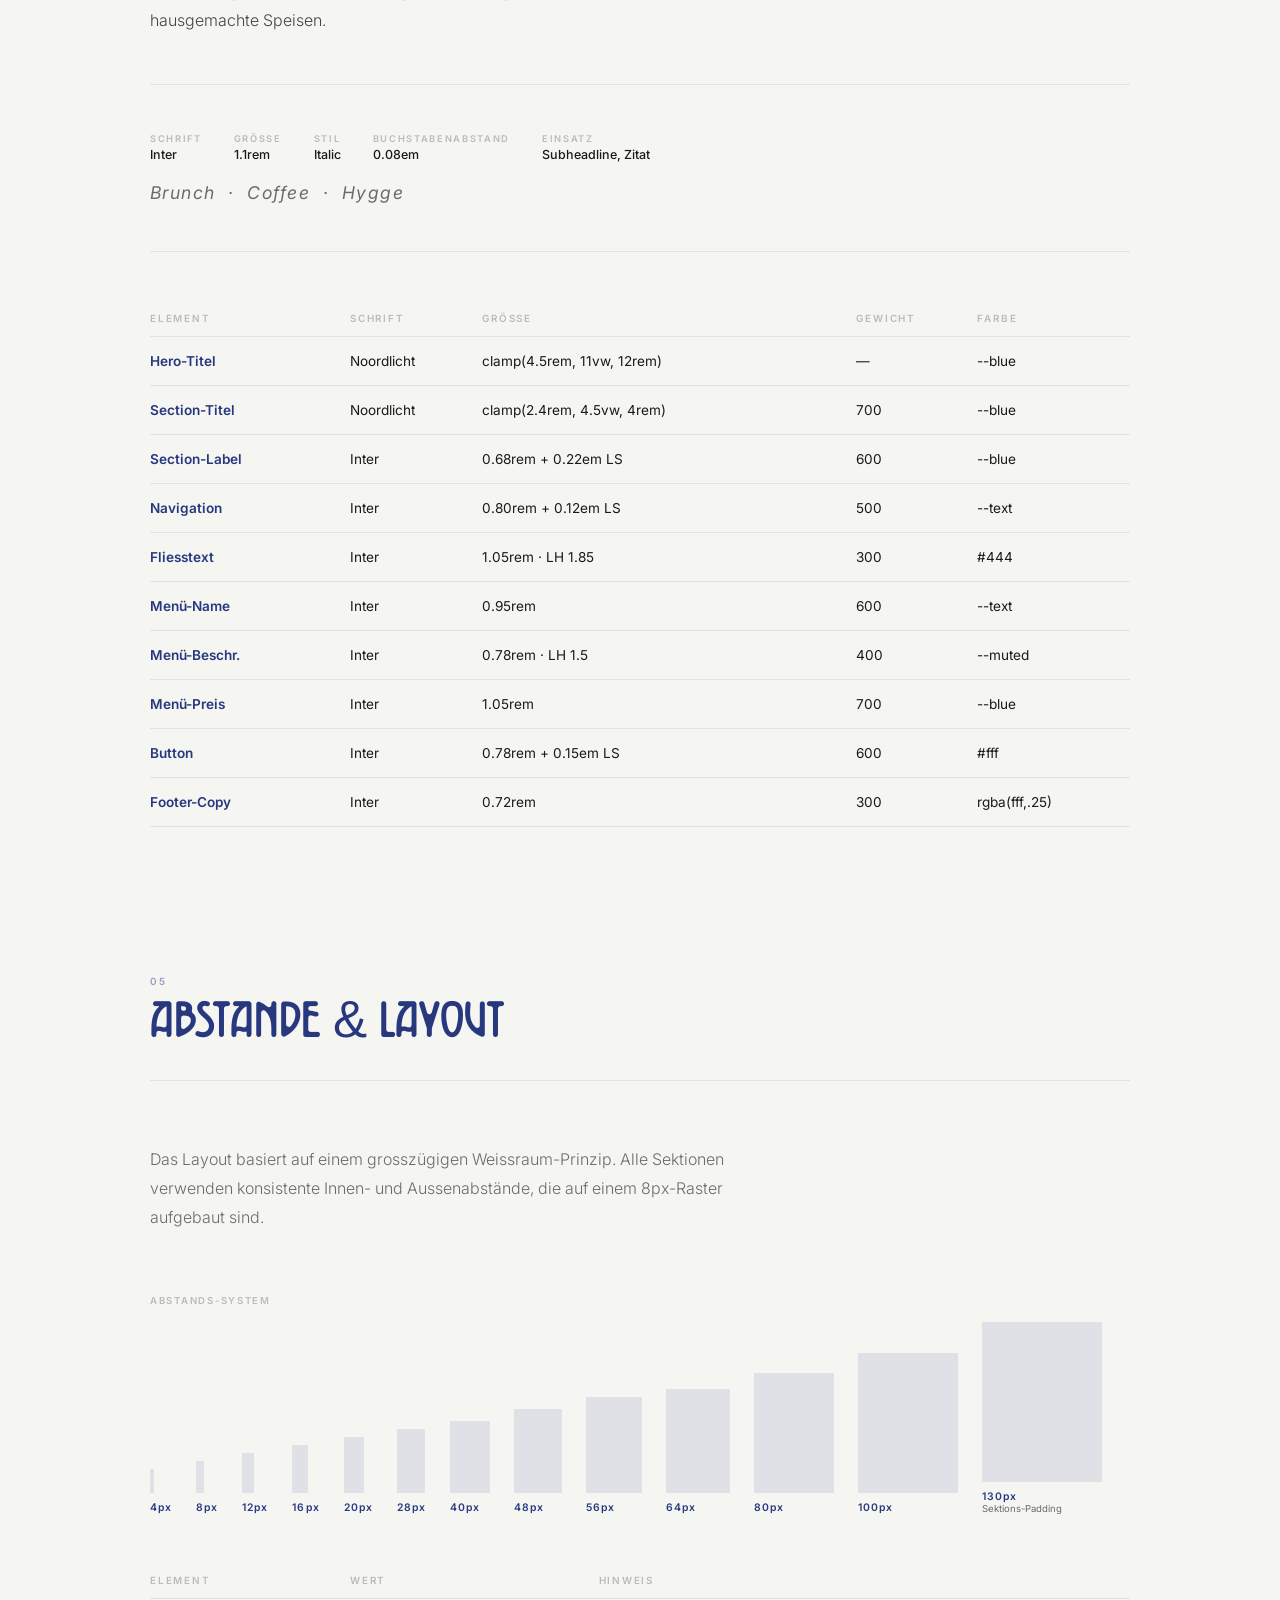
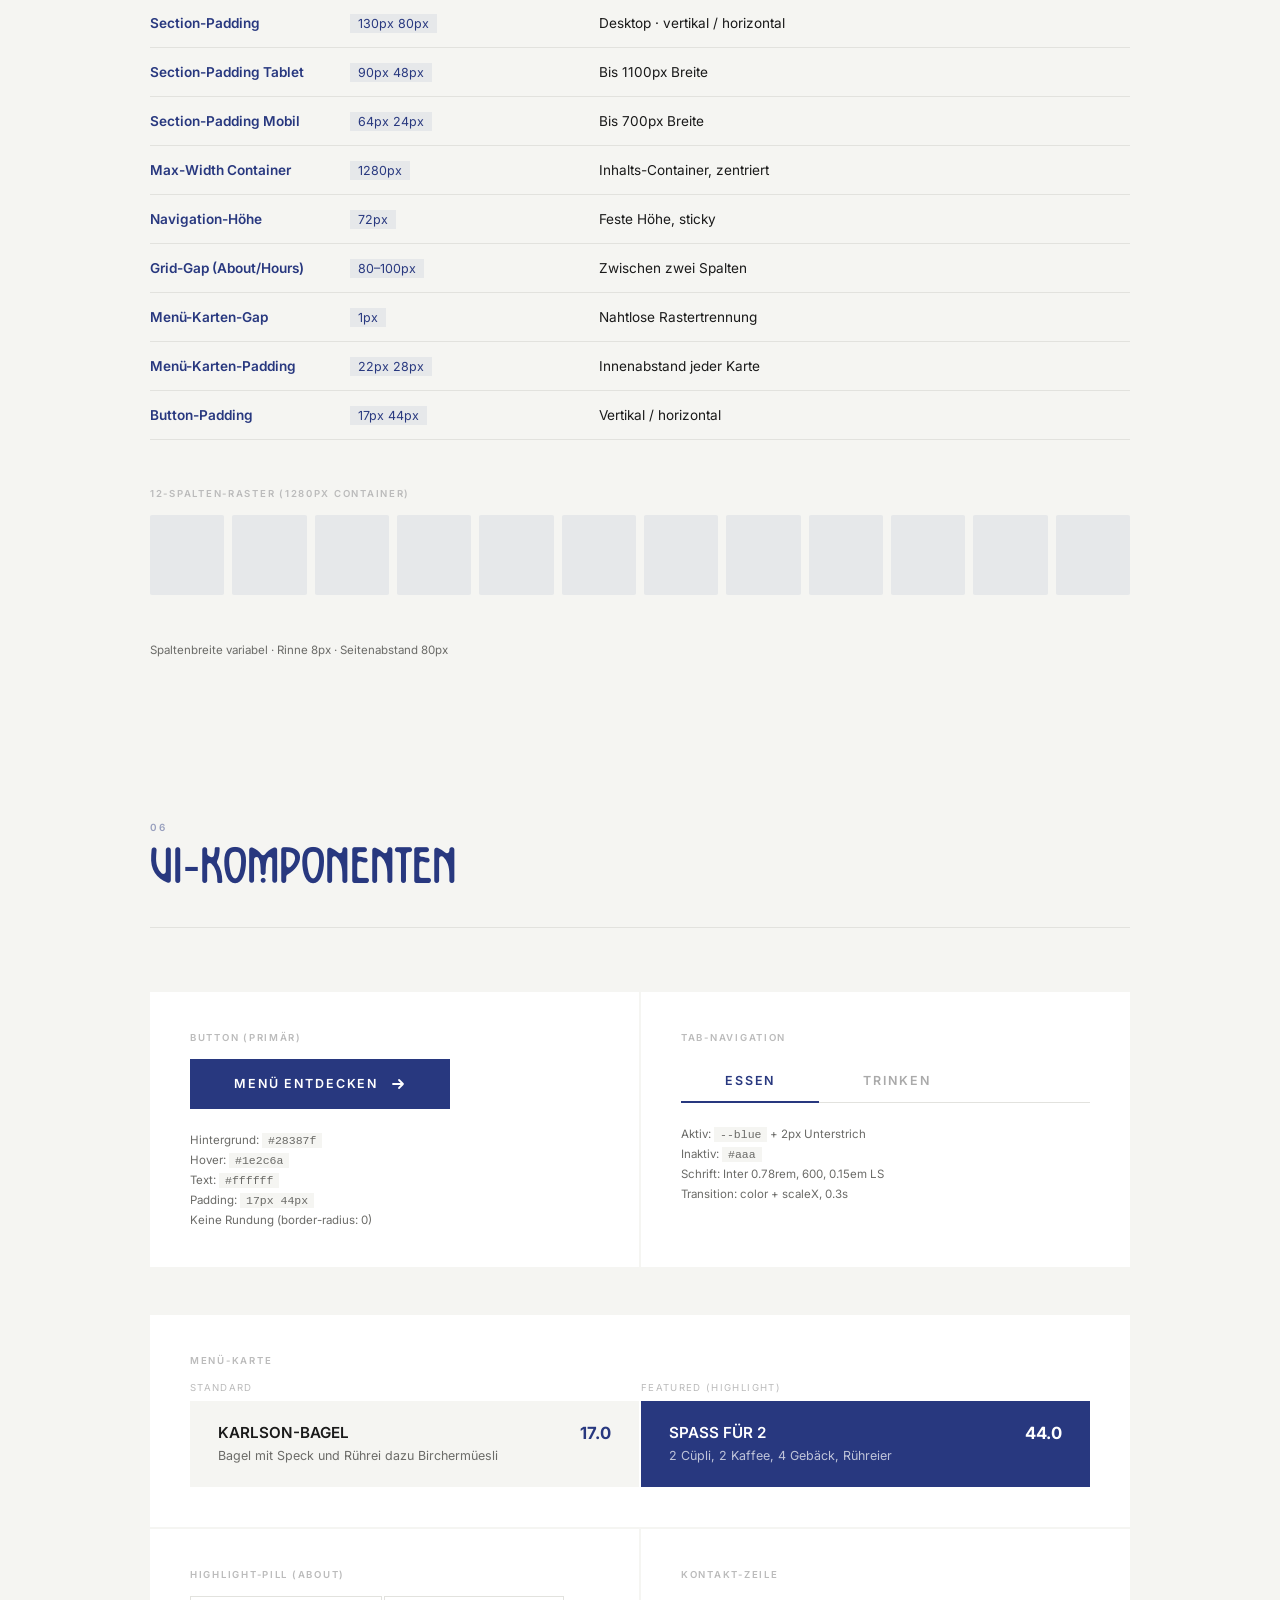
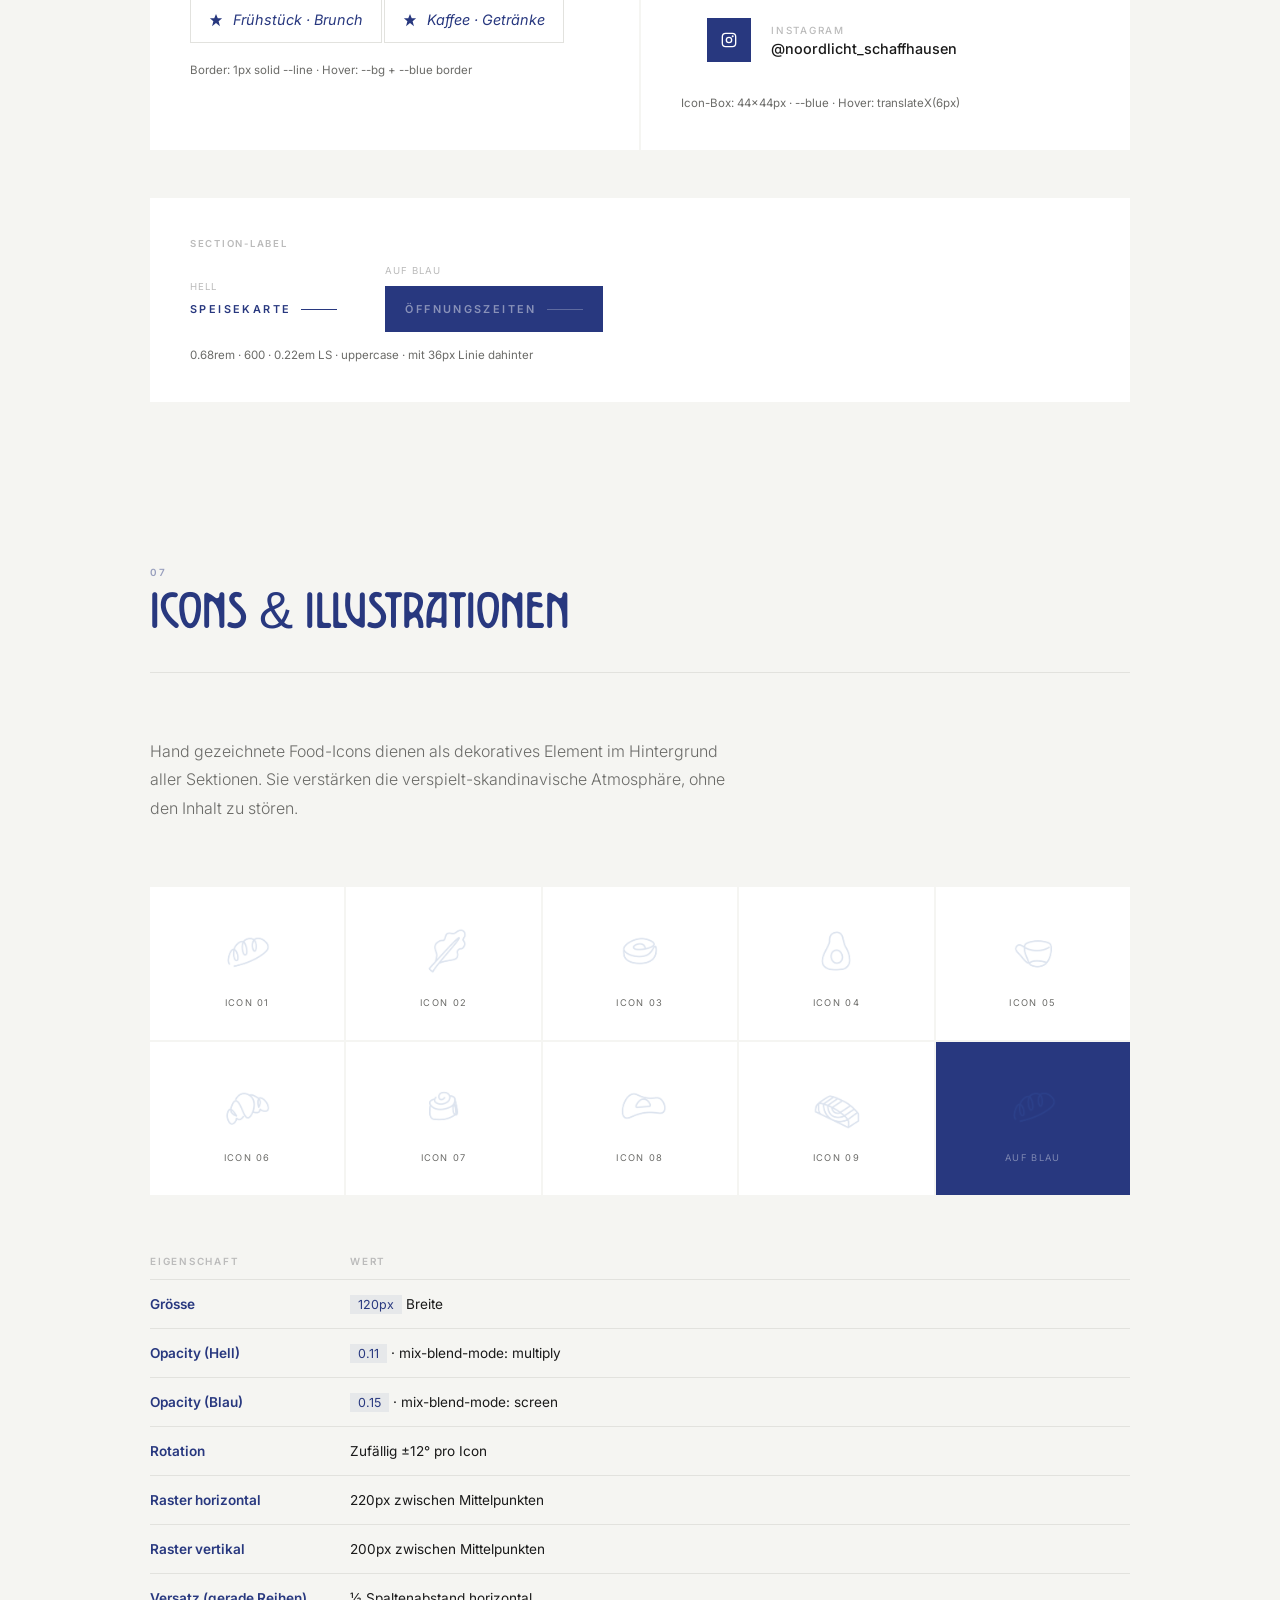
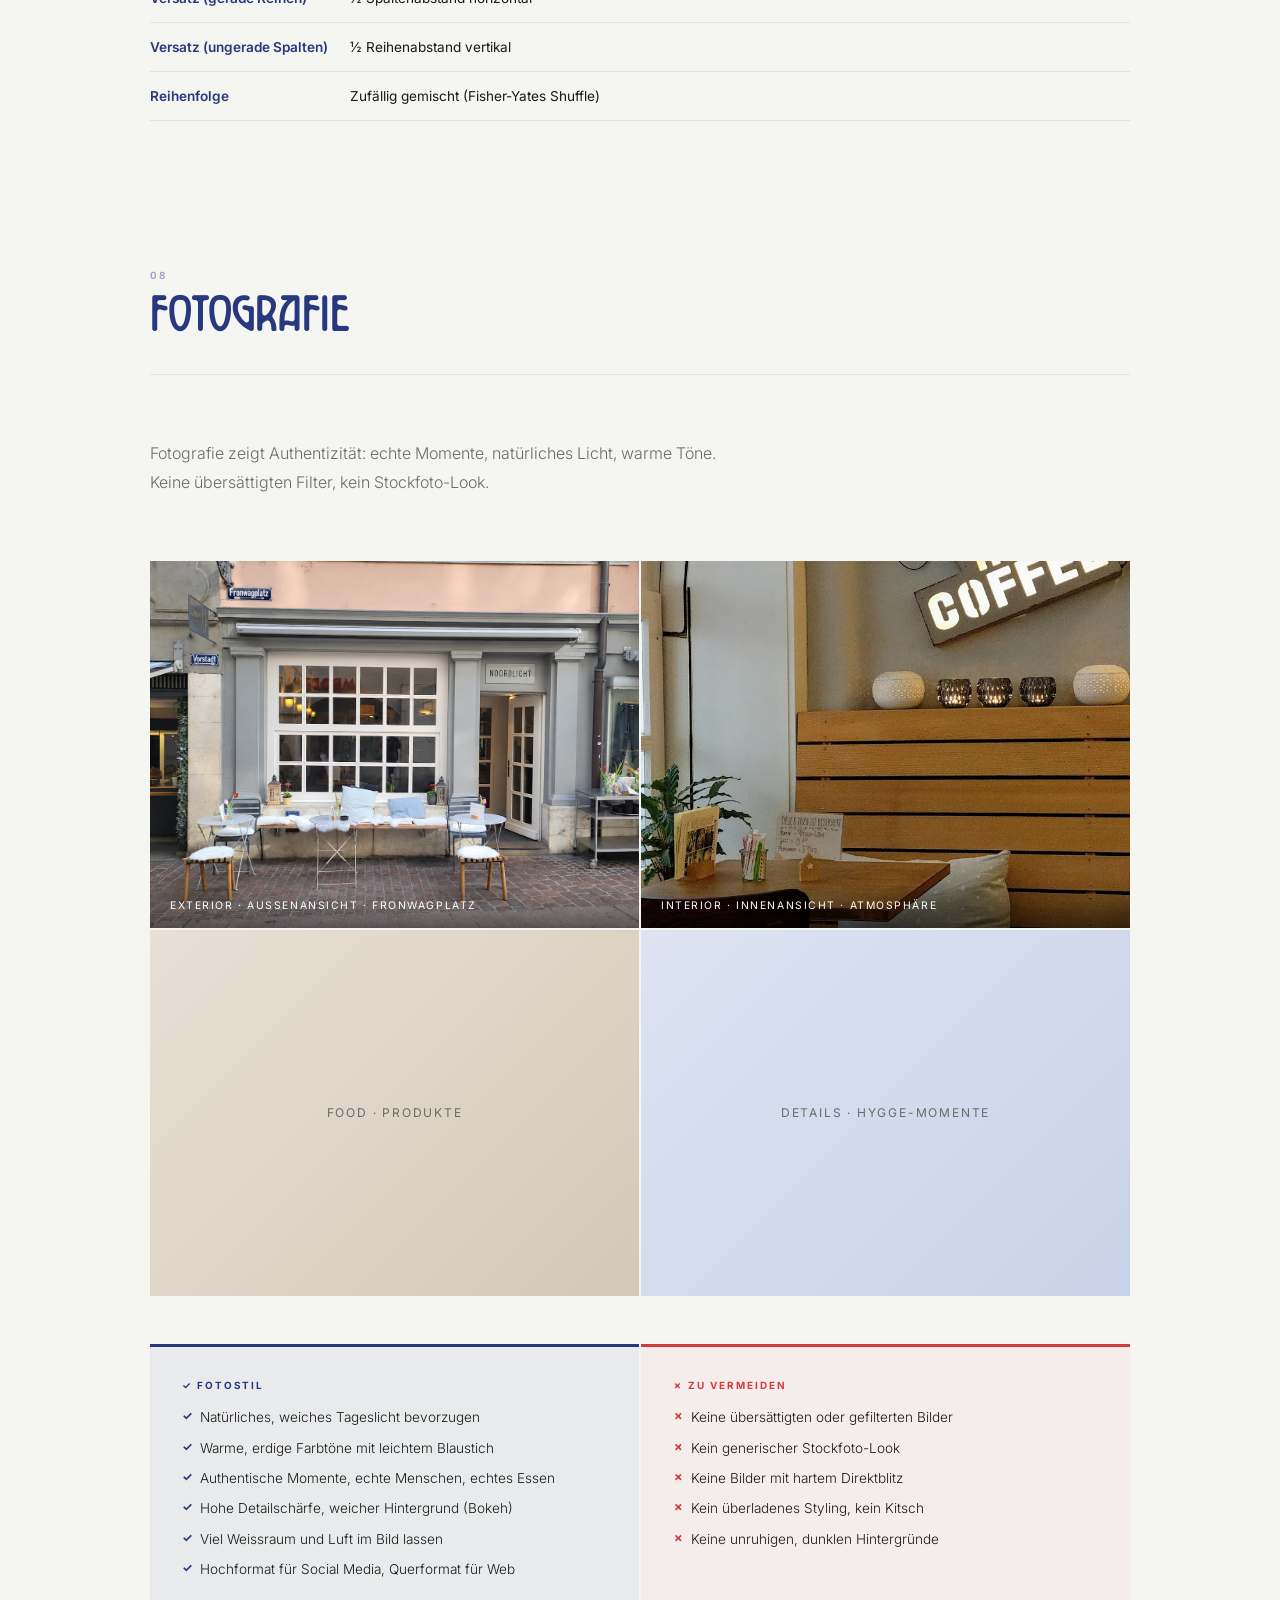
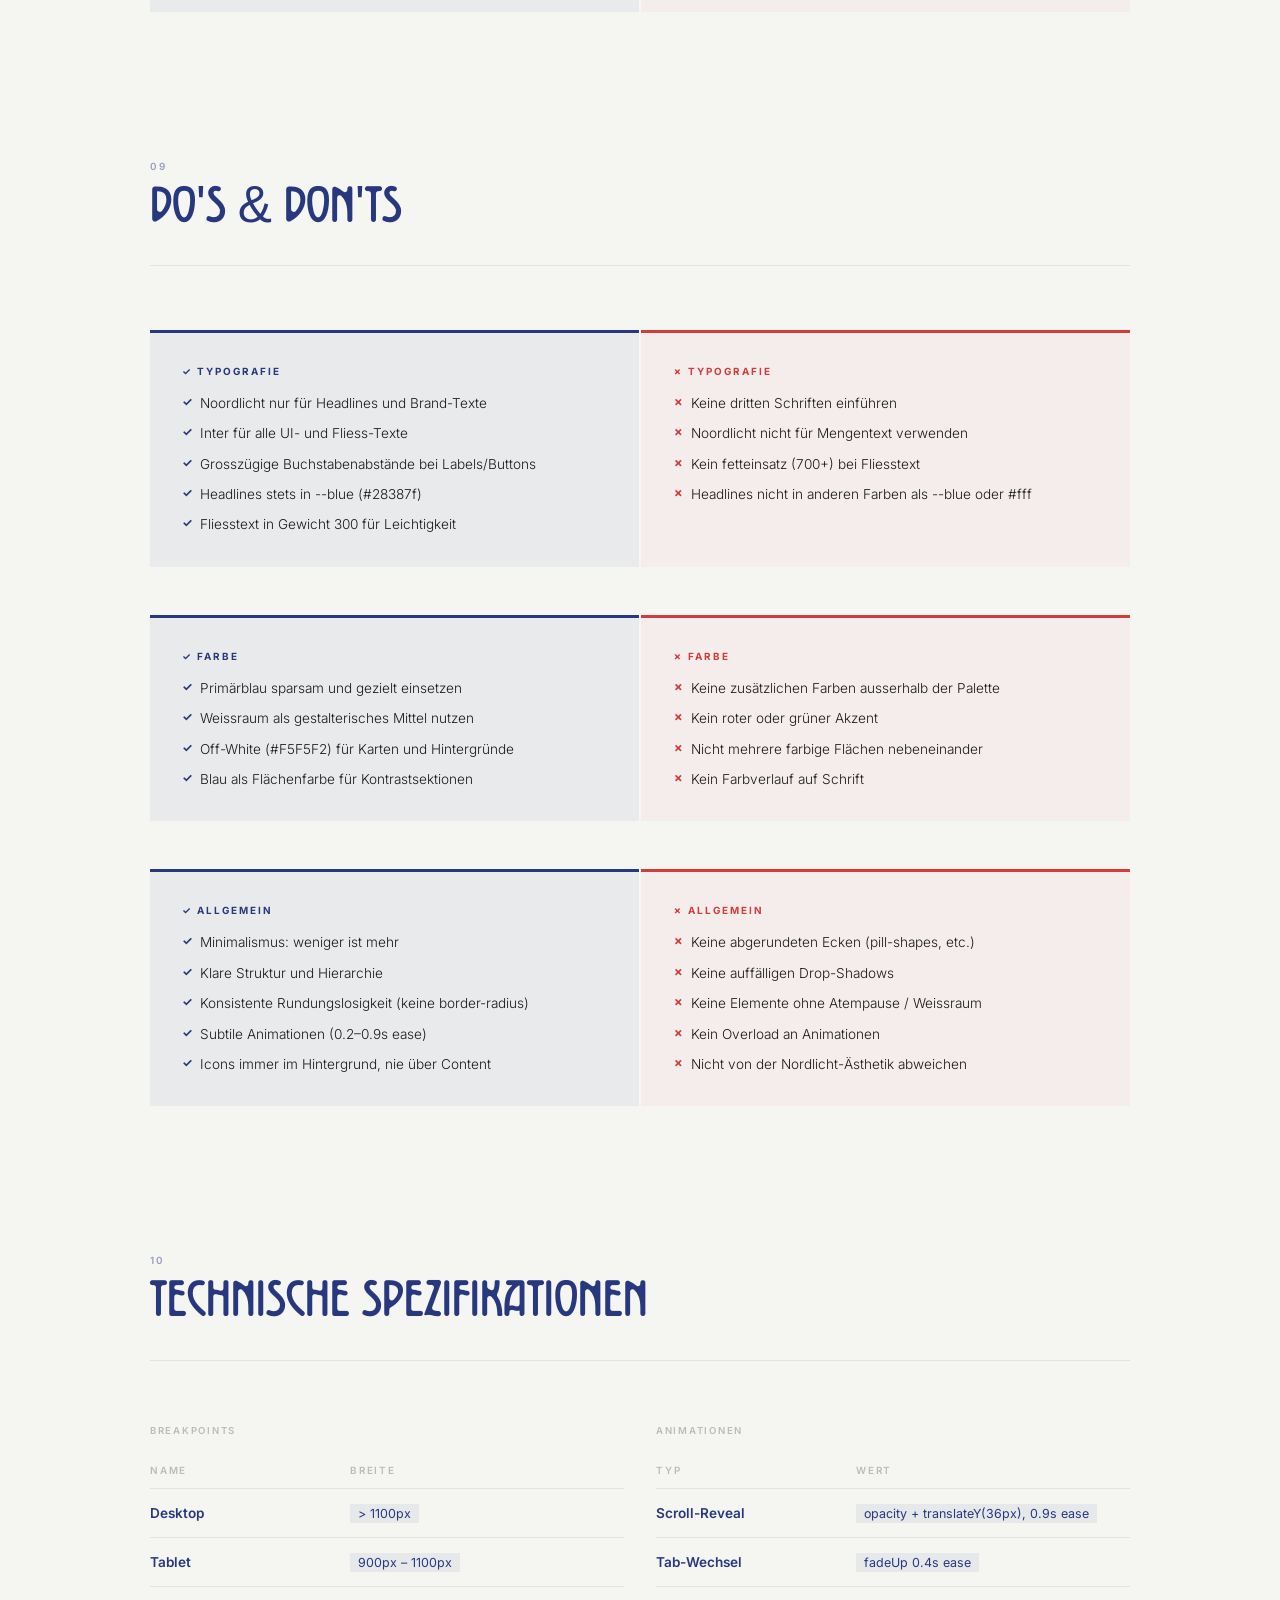
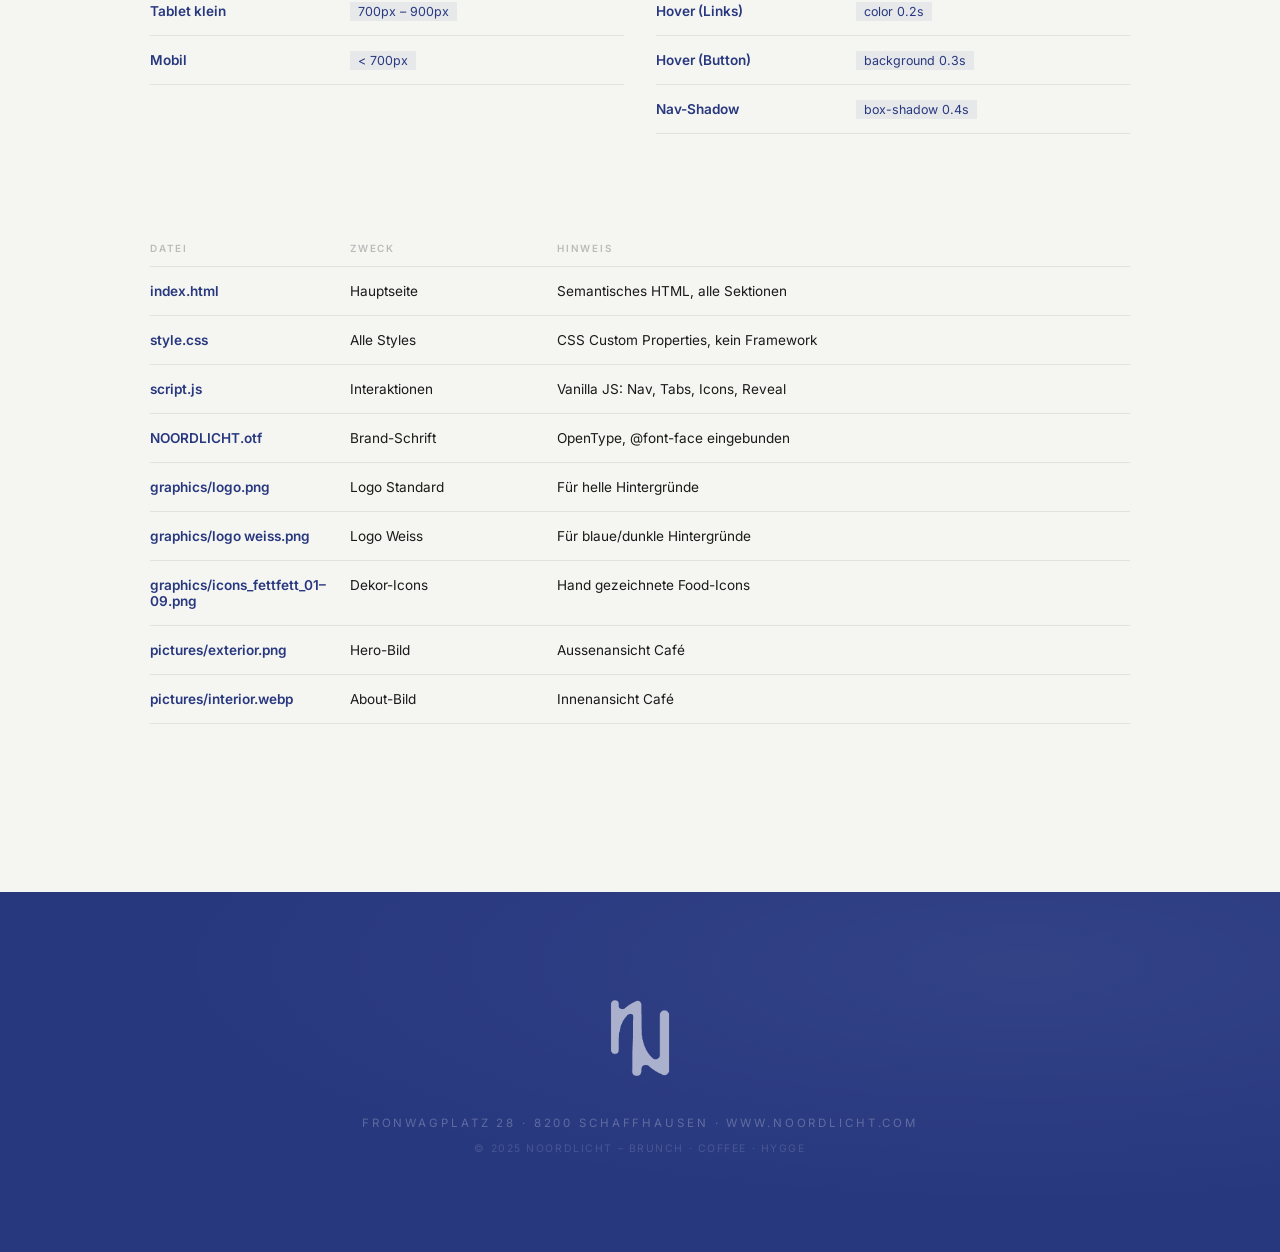
<file: brand-guidelines.html>
<!DOCTYPE html>
<html lang="de">
<head>
<meta charset="UTF-8">
<meta name="viewport" content="width=device-width, initial-scale=1.0">
<title>Noordlicht – Brand Guidelines</title>
<link href="https://fonts.googleapis.com/css2?family=Inter:wght@300;400;500;600;700;900&display=swap" rel="stylesheet">
<style>
@font-face {
  font-family: 'Noordlicht';
  src: url('NOORDLICHT.otf') format('opentype');
  font-display: swap;
}

:root {
  --blue:      #28387f;
  --blue-dark: #1e2c6a;
  --bg:        #F5F5F2;
  --white:     #ffffff;
  --text:      #1A1A1A;
  --muted:     #6b6b68;
  --line:      #e2e2de;
}

*, *::before, *::after { box-sizing: border-box; margin: 0; padding: 0; }
html { scroll-behavior: smooth; }
body { font-family: 'Inter', sans-serif; background: var(--bg); color: var(--text); }

/* ── LAYOUT ── */
.page { max-width: 1100px; margin: 0 auto; padding: 0 60px 120px; }

/* ── COVER ── */
.cover {
  background: var(--blue);
  min-height: 100vh;
  display: flex; flex-direction: column;
  justify-content: space-between;
  padding: 80px;
  position: relative; overflow: hidden;
}
.cover::before {
  content: '';
  position: absolute; inset: 0;
  background: radial-gradient(ellipse at 80% 20%, rgba(255,255,255,.05) 0%, transparent 60%);
}
.cover-top { display: flex; justify-content: space-between; align-items: flex-start; position: relative; z-index: 1; }
.cover-label { font-size: .68rem; letter-spacing: .28em; text-transform: uppercase; color: rgba(255,255,255,.35); font-weight: 500; }
.cover-version { font-size: .68rem; letter-spacing: .2em; text-transform: uppercase; color: rgba(255,255,255,.25); }
.cover-center { position: relative; z-index: 1; }
.cover-img { width: 180px; margin-bottom: 40px; filter: brightness(0) invert(1); }
.cover-title { font-family: 'Noordlicht', sans-serif; font-size: clamp(5rem, 10vw, 9rem); color: #fff; line-height: .9; letter-spacing: -.01em; margin-bottom: 20px; }
.cover-sub { font-size: .9rem; letter-spacing: .22em; text-transform: uppercase; color: rgba(255,255,255,.4); }
.cover-bottom { display: flex; justify-content: space-between; align-items: flex-end; position: relative; z-index: 1; }
.cover-desc { font-size: .82rem; color: rgba(255,255,255,.35); font-weight: 300; line-height: 1.7; max-width: 320px; }
.cover-date { font-size: .72rem; color: rgba(255,255,255,.2); letter-spacing: .12em; }

/* ── TOC ── */
.toc-page { padding: 100px 80px; background: var(--white); }
.toc-label { font-size: .65rem; letter-spacing: .25em; text-transform: uppercase; color: var(--blue); font-weight: 600; margin-bottom: 48px; display: flex; align-items: center; gap: 10px; }
.toc-label::after { content: ''; display: block; width: 36px; height: 1px; background: var(--blue); }
.toc-title { font-family: 'Noordlicht', sans-serif; font-size: 3.5rem; color: var(--blue); margin-bottom: 64px; line-height: 1; }
.toc-list { display: grid; grid-template-columns: 1fr 1fr; gap: 0; }
.toc-item { display: flex; align-items: center; justify-content: space-between; padding: 22px 0; border-bottom: 1px solid var(--line); }
.toc-item:nth-child(odd) { padding-right: 60px; border-right: 1px solid var(--line); }
.toc-item:nth-child(even) { padding-left: 60px; }
.toc-num { font-size: .65rem; color: var(--blue); opacity: .4; font-weight: 600; letter-spacing: .1em; margin-right: 16px; }
.toc-name { font-size: .92rem; font-weight: 500; color: var(--text); flex: 1; }
.toc-dot { width: 5px; height: 5px; border-radius: 50%; background: var(--line); }

/* ── SECTION HEADER ── */
.chapter { padding: 100px 0 0; }
.chapter-num { font-size: .62rem; letter-spacing: .25em; text-transform: uppercase; color: var(--blue); opacity: .45; font-weight: 600; margin-bottom: 10px; }
.chapter-title { font-family: 'Noordlicht', sans-serif; font-size: clamp(2.5rem, 4vw, 3.8rem); color: var(--blue); line-height: 1; margin-bottom: 8px; }
.chapter-rule { width: 100%; height: 1px; background: var(--line); margin: 32px 0 64px; }
.chapter-intro { font-size: 1rem; color: var(--muted); line-height: 1.8; font-weight: 300; max-width: 580px; margin-bottom: 64px; }

/* ── CARDS ── */
.card { background: var(--white); padding: 40px; }
.card-sm { background: var(--white); padding: 28px 32px; }
.card-blue { background: var(--blue); padding: 40px; }
.card-dark { background: var(--text); padding: 40px; }

/* ── GRID HELPERS ── */
.grid-2 { display: grid; grid-template-columns: 1fr 1fr; gap: 2px; }
.grid-3 { display: grid; grid-template-columns: 1fr 1fr 1fr; gap: 2px; }
.grid-4 { display: grid; grid-template-columns: 1fr 1fr 1fr 1fr; gap: 2px; }
.gap-16 { gap: 16px !important; }
.gap-24 { gap: 24px !important; }
.gap-32 { gap: 32px !important; }
.gap-48 { gap: 48px !important; }
.mb-16 { margin-bottom: 16px; }
.mb-24 { margin-bottom: 24px; }
.mb-32 { margin-bottom: 32px; }
.mb-48 { margin-bottom: 48px; }
.mb-64 { margin-bottom: 64px; }

/* ── COLORS ── */
.color-grid { display: grid; grid-template-columns: repeat(5, 1fr); gap: 0; margin-bottom: 48px; }
.swatch { aspect-ratio: 1; position: relative; overflow: hidden; }
.swatch-info { position: absolute; bottom: 0; left: 0; right: 0; padding: 14px 16px; }
.swatch-name { font-size: .62rem; letter-spacing: .12em; text-transform: uppercase; font-weight: 600; margin-bottom: 3px; }
.swatch-hex { font-size: .72rem; font-weight: 400; opacity: .7; font-family: 'Inter', monospace; }
.swatch-role { font-size: .58rem; letter-spacing: .1em; text-transform: uppercase; opacity: .5; margin-top: 2px; }

.sw-blue   { background: #28387f; }
.sw-dark   { background: #1e2c6a; }
.sw-bg     { background: #F5F5F2; border: 1px solid #e2e2de; }
.sw-white  { background: #ffffff; border: 1px solid #e2e2de; }
.sw-text   { background: #1A1A1A; }
.sw-muted  { background: #6b6b68; }
.sw-line   { background: #e2e2de; border: 1px solid #d0d0cc; }

.light-text .swatch-name, .light-text .swatch-hex, .light-text .swatch-role { color: var(--text); }
.dark-text  .swatch-name, .dark-text .swatch-hex, .dark-text .swatch-role   { color: #fff; }

/* ── TYPOGRAPHY ── */
.type-sample { margin-bottom: 48px; padding-bottom: 48px; border-bottom: 1px solid var(--line); }
.type-sample:last-child { border-bottom: none; }
.type-meta { display: flex; gap: 32px; margin-bottom: 20px; }
.type-meta-item { }
.type-meta-label { font-size: .58rem; letter-spacing: .18em; text-transform: uppercase; color: #bbb; font-weight: 600; margin-bottom: 3px; }
.type-meta-val { font-size: .78rem; color: var(--text); font-weight: 500; }

.ts-display { font-family: 'Noordlicht', sans-serif; font-size: 5rem; color: var(--blue); line-height: .9; }
.ts-hero    { font-family: 'Noordlicht', sans-serif; font-size: 3.5rem; color: var(--blue); line-height: .95; }
.ts-h2      { font-family: 'Noordlicht', sans-serif; font-size: 2.5rem; color: var(--blue); line-height: 1.05; }
.ts-h3      { font-family: 'Noordlicht', sans-serif; font-size: 1.8rem; color: var(--blue); line-height: 1.1; }
.ts-label   { font-size: .68rem; letter-spacing: .22em; text-transform: uppercase; color: var(--blue); font-weight: 600; }
.ts-nav     { font-size: .8rem; letter-spacing: .12em; text-transform: uppercase; font-weight: 500; color: var(--text); }
.ts-body    { font-size: 1rem; line-height: 1.85; color: #444; font-weight: 300; max-width: 540px; }
.ts-small   { font-size: .78rem; color: var(--muted); line-height: 1.5; }
.ts-price   { font-size: 1.05rem; font-weight: 700; color: var(--blue); }
.ts-italic  { font-size: 1.1rem; font-style: italic; color: var(--muted); letter-spacing: .08em; }

/* ── SPACING ── */
.spacing-row { display: flex; align-items: flex-end; gap: 24px; margin-bottom: 48px; }
.spacing-box { background: rgba(40,56,127,.1); flex-shrink: 0; position: relative; }
.spacing-label { font-size: .65rem; color: var(--blue); letter-spacing: .1em; margin-top: 8px; font-weight: 600; }
.spacing-val { font-size: .6rem; color: var(--muted); }

/* ── COMPONENTS ── */
.comp-label { font-size: .6rem; letter-spacing: .18em; text-transform: uppercase; color: #bbb; font-weight: 600; margin-bottom: 16px; }

/* Button preview */
.btn-demo {
  display: inline-flex; align-items: center; gap: 12px;
  background: var(--blue); color: #fff;
  text-decoration: none; padding: 17px 44px;
  font-size: .78rem; letter-spacing: .15em; text-transform: uppercase;
  font-weight: 600; width: fit-content;
}

/* Menu card preview */
.mi-demo {
  background: var(--bg); padding: 22px 28px;
  display: flex; justify-content: space-between; align-items: flex-start; gap: 16px;
}
.mi-name-d { font-size: .95rem; font-weight: 600; color: var(--text); margin-bottom: 5px; }
.mi-desc-d { font-size: .78rem; color: var(--muted); line-height: 1.5; }
.mi-price-d { font-size: 1.05rem; font-weight: 700; color: var(--blue); white-space: nowrap; flex-shrink: 0; }

/* Pill preview */
.pill-demo {
  display: inline-flex; align-items: center; gap: 10px;
  padding: 14px 18px; border: 1px solid var(--line);
  font-size: .9rem; font-style: italic; color: var(--blue);
}

/* Contact item preview */
.ci-demo {
  display: flex; align-items: center; gap: 20px;
  background: var(--white); padding: 22px 26px;
}
.ci-icon-d {
  width: 44px; height: 44px; flex-shrink: 0;
  background: var(--blue);
  display: flex; align-items: center; justify-content: center;
}
.ci-lbl-d { font-size: .62rem; letter-spacing: .18em; text-transform: uppercase; color: #bbb; margin-bottom: 4px; font-weight: 500; }
.ci-val-d { font-size: .9rem; color: var(--text); font-weight: 500; }

/* Tab preview */
.tab-demo { border-bottom: 1px solid var(--line); display: flex; }
.tab-btn-d {
  padding: 14px 44px; background: none; border: none;
  font-size: .78rem; letter-spacing: .15em; text-transform: uppercase;
  font-weight: 600; color: #aaa; position: relative; cursor: default;
}
.tab-btn-d.on { color: var(--blue); }
.tab-btn-d.on::after {
  content: ''; position: absolute; bottom: -1px; left: 0; right: 0;
  height: 2px; background: var(--blue);
}

/* Section label preview */
.sec-lbl-demo {
  font-size: .68rem; letter-spacing: .22em; text-transform: uppercase;
  color: var(--blue); font-weight: 600;
  display: flex; align-items: center; gap: 10px;
}
.sec-lbl-demo::after { content: ''; display: block; width: 36px; height: 1px; background: var(--blue); }

/* ── DO/DONT ── */
.do-dont { display: grid; grid-template-columns: 1fr 1fr; gap: 2px; margin-bottom: 48px; }
.do-box { background: rgba(40,56,127,.06); padding: 32px; border-top: 3px solid var(--blue); }
.dont-box { background: rgba(220,60,60,.04); padding: 32px; border-top: 3px solid #d43c3c; }
.do-tag { font-size: .62rem; letter-spacing: .2em; text-transform: uppercase; font-weight: 700; color: var(--blue); margin-bottom: 16px; }
.dont-tag { font-size: .62rem; letter-spacing: .2em; text-transform: uppercase; font-weight: 700; color: #d43c3c; margin-bottom: 16px; }
.do-list, .dont-list { list-style: none; display: flex; flex-direction: column; gap: 10px; }
.do-list li, .dont-list li { font-size: .85rem; color: var(--text); line-height: 1.5; padding-left: 18px; position: relative; font-weight: 300; }
.do-list li::before { content: '✓'; position: absolute; left: 0; color: var(--blue); font-weight: 700; font-size: .75rem; }
.dont-list li::before { content: '✗'; position: absolute; left: 0; color: #d43c3c; font-weight: 700; font-size: .75rem; }

/* ── LOGO SECTION ── */
.logo-grid { display: grid; grid-template-columns: 1fr 1fr 1fr; gap: 2px; margin-bottom: 48px; }
.logo-box { padding: 52px; display: flex; flex-direction: column; align-items: center; justify-content: center; gap: 20px; }
.logo-box img { max-width: 140px; height: auto; }
.logo-box-label { font-size: .6rem; letter-spacing: .18em; text-transform: uppercase; color: var(--muted); }
.logo-box-white { background: var(--white); border: 1px solid var(--line); }
.logo-box-blue  { background: var(--blue); }
.logo-box-dark  { background: var(--text); }
.logo-box-blue .logo-box-label, .logo-box-dark .logo-box-label { color: rgba(255,255,255,.35); }

/* ── PHOTOGRAPHY ── */
.photo-grid { display: grid; grid-template-columns: 1fr 1fr; gap: 2px; margin-bottom: 48px; }
.photo-box { aspect-ratio: 4/3; background-size: cover; background-position: center; position: relative; overflow: hidden; }
.photo-box-ext { background-image: url('pictures/exterior.png'); }
.photo-box-int { background-image: url('pictures/interior.webp'); }
.photo-box-ph1 { background: linear-gradient(135deg, #e8e0d5 0%, #d4c8b8 100%); display: flex; align-items: center; justify-content: center; }
.photo-box-ph2 { background: linear-gradient(135deg, #dde3f0 0%, #c8d2e8 100%); display: flex; align-items: center; justify-content: center; }
.photo-caption { position: absolute; bottom: 0; left: 0; right: 0; padding: 16px 20px; background: linear-gradient(to top, rgba(0,0,0,.5), transparent); color: #fff; font-size: .65rem; letter-spacing: .15em; text-transform: uppercase; }
.photo-placeholder-text { font-size: .75rem; letter-spacing: .15em; text-transform: uppercase; color: var(--muted); }

/* ── ICON USAGE ── */
.icon-usage-grid { display: grid; grid-template-columns: repeat(5, 1fr); gap: 2px; margin-bottom: 48px; }
.icon-usage-box { background: var(--white); padding: 32px; display: flex; flex-direction: column; align-items: center; gap: 14px; }
.icon-usage-box img { width: 64px; height: auto; opacity: .15; mix-blend-mode: multiply; }
.icon-usage-box span { font-size: .58rem; letter-spacing: .14em; text-transform: uppercase; color: var(--muted); text-align: center; }

/* ── PAGE DIVIDER ── */
.divider { height: 1px; background: var(--line); margin: 80px 0; }
.divider-thick { height: 2px; background: var(--blue); margin: 0 0 80px; opacity: .12; }

/* ── SPEC TABLE ── */
.spec-table { width: 100%; border-collapse: collapse; margin-bottom: 48px; }
.spec-table th { text-align: left; font-size: .62rem; letter-spacing: .18em; text-transform: uppercase; color: #bbb; font-weight: 600; padding: 12px 0; border-bottom: 1px solid var(--line); }
.spec-table td { padding: 16px 0; border-bottom: 1px solid var(--line); font-size: .85rem; color: var(--text); vertical-align: top; }
.spec-table td:first-child { color: var(--blue); font-weight: 600; width: 200px; }
.spec-table code { font-family: 'Inter', monospace; background: rgba(40,56,127,.07); padding: 2px 8px; font-size: .78rem; color: var(--blue); }

/* ── GRID DETAIL ── */
.grid-spec { display: grid; grid-template-columns: repeat(12, 1fr); gap: 8px; margin-bottom: 48px; height: 80px; }
.gs-col { background: rgba(40,56,127,.07); border-radius: 2px; }

/* ── PRINT ── */
@media print {
  .cover { min-height: 100vh; page-break-after: always; }
  .toc-page { page-break-after: always; }
  .chapter { page-break-before: avoid; }
}
</style>
</head>
<body>

<!-- ══════════════ COVER ══════════════ -->
<div class="cover">
  <div class="cover-top">
    <span class="cover-label">Brand Guidelines</span>
    <span class="cover-version">Version 1.0 · 2025</span>
  </div>
  <div class="cover-center">
    <img src="graphics/logo weiss.png" alt="Noordlicht Logo" class="cover-img">
    <div class="cover-title">NOORDLICHT</div>
    <div class="cover-sub">Brunch &nbsp;·&nbsp; Coffee &nbsp;·&nbsp; Hygge</div>
  </div>
  <div class="cover-bottom">
    <p class="cover-desc">Dieses Dokument definiert die visuellen und gestalterischen Standards der Marke Noordlicht. Es dient als Referenz für alle kreativen und kommunikativen Massnahmen.</p>
    <span class="cover-date">Schaffhausen, Schweiz</span>
  </div>
</div>

<!-- ══════════════ TOC ══════════════ -->
<div class="toc-page">
  <div style="max-width:1100px; margin:0 auto;">
    <div class="toc-label">Inhalt</div>
    <div class="toc-title">Index</div>
    <div class="toc-list">
      <div class="toc-item"><span class="toc-num">01</span><span class="toc-name">Markenidentität</span><span class="toc-dot"></span></div>
      <div class="toc-item"><span class="toc-num">02</span><span class="toc-name">Logo</span><span class="toc-dot"></span></div>
      <div class="toc-item"><span class="toc-num">03</span><span class="toc-name">Farben</span><span class="toc-dot"></span></div>
      <div class="toc-item"><span class="toc-num">04</span><span class="toc-name">Typografie</span><span class="toc-dot"></span></div>
      <div class="toc-item"><span class="toc-num">05</span><span class="toc-name">Abstände & Layout</span><span class="toc-dot"></span></div>
      <div class="toc-item"><span class="toc-num">06</span><span class="toc-name">UI-Komponenten</span><span class="toc-dot"></span></div>
      <div class="toc-item"><span class="toc-num">07</span><span class="toc-name">Icons & Illustrationen</span><span class="toc-dot"></span></div>
      <div class="toc-item"><span class="toc-num">08</span><span class="toc-name">Fotografie</span><span class="toc-dot"></span></div>
      <div class="toc-item"><span class="toc-num">09</span><span class="toc-name">Do's & Don'ts</span><span class="toc-dot"></span></div>
      <div class="toc-item"><span class="toc-num">10</span><span class="toc-name">Technische Spezifikationen</span><span class="toc-dot"></span></div>
    </div>
  </div>
</div>

<div class="page">

<!-- ══════════════ 01 BRAND IDENTITY ══════════════ -->
<div class="chapter">
  <div class="chapter-num">01</div>
  <div class="chapter-title">Markenidentität</div>
  <div class="chapter-rule"></div>
</div>

<div class="grid-2 gap-48 mb-64">
  <div>
    <p class="comp-label mb-16">Konzept</p>
    <p style="font-size:1rem;line-height:1.85;color:#444;font-weight:300;margin-bottom:24px;">Noordlicht ist ein skandinavisch inspiriertes Brunch-Café im Herzen von Schaffhausen. Der Name bedeutet «Nordlicht» – ein Phänomen, das Staunen, Wärme und Entschleunigung verbindet.</p>
    <p style="font-size:1rem;line-height:1.85;color:#444;font-weight:300;">Die Marke vereint nordische Klarheit mit dem Schweizer Qualitätsanspruch: editoriales Layout, viel Weissraum, durchdachte Typografie und eine zurückhaltende, aber charakterstarke Farbwelt.</p>
  </div>
  <div>
    <p class="comp-label mb-16">Kernwerte</p>
    <div style="display:flex;flex-direction:column;gap:2px;">
      <div style="background:var(--white);padding:18px 24px;display:flex;justify-content:space-between;align-items:center;">
        <span style="font-size:.92rem;font-weight:500;color:var(--text);">Hygge</span>
        <span style="font-size:.78rem;color:var(--muted);font-style:italic;">Gemütlichkeit & Wohlbefinden</span>
      </div>
      <div style="background:var(--white);padding:18px 24px;display:flex;justify-content:space-between;align-items:center;">
        <span style="font-size:.92rem;font-weight:500;color:var(--text);">Qualität</span>
        <span style="font-size:.78rem;color:var(--muted);font-style:italic;">Handgemacht, frisch, lokal</span>
      </div>
      <div style="background:var(--white);padding:18px 24px;display:flex;justify-content:space-between;align-items:center;">
        <span style="font-size:.92rem;font-weight:500;color:var(--text);">Klarheit</span>
        <span style="font-size:.78rem;color:var(--muted);font-style:italic;">Minimalistisch, strukturiert</span>
      </div>
      <div style="background:var(--white);padding:18px 24px;display:flex;justify-content:space-between;align-items:center;">
        <span style="font-size:.92rem;font-weight:500;color:var(--text);">Wärme</span>
        <span style="font-size:.78rem;color:var(--muted);font-style:italic;">Einladend, persönlich</span>
      </div>
      <div style="background:var(--blue);padding:18px 24px;display:flex;justify-content:space-between;align-items:center;">
        <span style="font-size:.92rem;font-weight:600;color:#fff;">Eigenständigkeit</span>
        <span style="font-size:.78rem;color:rgba(255,255,255,.55);font-style:italic;">Charakter & Haltung</span>
      </div>
    </div>
  </div>
</div>

<div class="grid-3 gap-2 mb-64">
  <div style="background:var(--white);padding:36px;">
    <div style="font-size:.6rem;letter-spacing:.2em;text-transform:uppercase;color:var(--blue);font-weight:600;margin-bottom:12px;">Zielgruppe</div>
    <p style="font-size:.85rem;color:var(--muted);line-height:1.7;font-weight:300;">Urbane Geniesser, 25–45 Jahre. Schätzen Qualität, Atmosphäre und authentischen Geschmack. Affin für Design und Nachhaltigkeit.</p>
  </div>
  <div style="background:var(--white);padding:36px;">
    <div style="font-size:.6rem;letter-spacing:.2em;text-transform:uppercase;color:var(--blue);font-weight:600;margin-bottom:12px;">Tonalität</div>
    <p style="font-size:.85rem;color:var(--muted);line-height:1.7;font-weight:300;">Freundlich-klar, nie aufdringlich. Kurze, poetische Sätze. Deutsch als Hauptsprache. Leichter skandinavischer Einschlag in Wortwahl und Stil.</p>
  </div>
  <div style="background:var(--blue);padding:36px;">
    <div style="font-size:.6rem;letter-spacing:.2em;text-transform:uppercase;color:rgba(255,255,255,.4);font-weight:600;margin-bottom:12px;">Claim</div>
    <p style="font-size:1rem;color:#fff;line-height:1.7;font-style:italic;font-weight:300;">«Ein Ort zum Ankommen, Durchatmen und Geniessen.»</p>
  </div>
</div>

<!-- ══════════════ 02 LOGO ══════════════ -->
<div class="chapter">
  <div class="chapter-num">02</div>
  <div class="chapter-title">Logo</div>
  <div class="chapter-rule"></div>
</div>

<p class="chapter-intro">Das Logo besteht aus dem Schriftzug «Noordlicht» in der proprietären Displayschrift sowie dem Bildzeichen. Es wird in drei Varianten eingesetzt – auf hellem, blauem und dunklem Untergrund.</p>

<div class="logo-grid mb-48">
  <div class="logo-box logo-box-white">
    <img src="graphics/logo.png" alt="Logo auf Weiss">
    <span class="logo-box-label" style="color:var(--muted);">Standard · Heller Untergrund</span>
  </div>
  <div class="logo-box logo-box-blue">
    <img src="graphics/logo weiss.png" alt="Logo auf Blau">
    <span class="logo-box-label">Weiss · Blauer Untergrund</span>
  </div>
  <div class="logo-box logo-box-dark">
    <img src="graphics/logo weiss.png" alt="Logo auf Dunkel">
    <span class="logo-box-label">Weiss · Dunkler Untergrund</span>
  </div>
</div>

<div class="do-dont mb-64">
  <div class="do-box">
    <div class="do-tag">✓ Korrekte Verwendung</div>
    <ul class="do-list">
      <li>Logo auf weissem oder sehr hellem Untergrund verwenden</li>
      <li>Weisse Version auf blauem oder dunklem Untergrund</li>
      <li>Schutzzone von mindestens der Höhe des «N» einhalten</li>
      <li>Proportionen immer beibehalten</li>
      <li>Mindestgrösse: 80px Breite digital / 25mm Print</li>
    </ul>
  </div>
  <div class="dont-box">
    <div class="dont-tag">✗ Verbotene Verwendung</div>
    <ul class="dont-list">
      <li>Logo nicht strecken, quetschen oder verzerren</li>
      <li>Keine Farbänderungen ausserhalb der definierten Varianten</li>
      <li>Nicht auf unruhigen, gemusterten Hintergründen</li>
      <li>Kein Schatten, Outline oder andere Effekte hinzufügen</li>
      <li>Nicht unter der Mindestgrösse einsetzen</li>
    </ul>
  </div>
</div>

<!-- ══════════════ 03 FARBEN ══════════════ -->
<div class="chapter">
  <div class="chapter-num">03</div>
  <div class="chapter-title">Farben</div>
  <div class="chapter-rule"></div>
</div>

<p class="chapter-intro">Die Farbpalette ist bewusst reduziert. Primärblau prägt die Marke, unterstützt von einem warmen Off-White und einem tiefen Dunkelton. Akzente entstehen durch Kontrast, nicht durch Farbvielfalt.</p>

<div class="color-grid mb-48">
  <div class="swatch sw-blue dark-text" style="aspect-ratio:auto;height:220px;">
    <div class="swatch-info">
      <div class="swatch-name">Primärblau</div>
      <div class="swatch-hex">#28387F</div>
      <div class="swatch-role">Hauptfarbe · Headlines · Buttons</div>
    </div>
  </div>
  <div class="swatch sw-dark dark-text" style="aspect-ratio:auto;height:220px;">
    <div class="swatch-info">
      <div class="swatch-name">Blau Dunkel</div>
      <div class="swatch-hex">#1E2C6A</div>
      <div class="swatch-role">Hover · Vertiefung</div>
    </div>
  </div>
  <div class="swatch sw-bg light-text" style="aspect-ratio:auto;height:220px;">
    <div class="swatch-info">
      <div class="swatch-name">Warm Off-White</div>
      <div class="swatch-hex">#F5F5F2</div>
      <div class="swatch-role">Menükarten · Hintergründe</div>
    </div>
  </div>
  <div class="swatch sw-white light-text" style="aspect-ratio:auto;height:220px;">
    <div class="swatch-info">
      <div class="swatch-name">Reinweiss</div>
      <div class="swatch-hex">#FFFFFF</div>
      <div class="swatch-role">Sektionshintergrund</div>
    </div>
  </div>
  <div class="swatch sw-text dark-text" style="aspect-ratio:auto;height:220px;">
    <div class="swatch-info">
      <div class="swatch-name">Text Dunkel</div>
      <div class="swatch-hex">#1A1A1A</div>
      <div class="swatch-role">Fliesstext · Footer</div>
    </div>
  </div>
</div>

<div class="color-grid mb-64" style="grid-template-columns:repeat(5,1fr);">
  <div class="swatch sw-muted dark-text" style="aspect-ratio:auto;height:100px;">
    <div class="swatch-info">
      <div class="swatch-name">Gedämpft</div>
      <div class="swatch-hex">#6B6B68</div>
    </div>
  </div>
  <div class="swatch sw-line light-text" style="aspect-ratio:auto;height:100px;">
    <div class="swatch-info">
      <div class="swatch-name">Linie</div>
      <div class="swatch-hex">#E2E2DE</div>
    </div>
  </div>
  <div style="background:rgba(40,56,127,.1);height:100px;display:flex;align-items:flex-end;padding:14px 16px;">
    <div><div style="font-size:.62rem;letter-spacing:.12em;text-transform:uppercase;font-weight:600;color:var(--text);">Blue 10%</div><div style="font-size:.72rem;color:var(--muted);">#28387F · 10%</div></div>
  </div>
  <div style="background:rgba(40,56,127,.06);height:100px;display:flex;align-items:flex-end;padding:14px 16px;">
    <div><div style="font-size:.62rem;letter-spacing:.12em;text-transform:uppercase;font-weight:600;color:var(--text);">Blue 6%</div><div style="font-size:.72rem;color:var(--muted);">#28387F · 6%</div></div>
  </div>
  <div style="background:rgba(255,255,255,.1);border:1px solid var(--line);height:100px;display:flex;align-items:flex-end;padding:14px 16px;">
    <div><div style="font-size:.62rem;letter-spacing:.12em;text-transform:uppercase;font-weight:600;color:var(--text);">Transparent</div><div style="font-size:.72rem;color:var(--muted);">für Overlays</div></div>
  </div>
</div>

<table class="spec-table">
  <thead><tr><th>Variable</th><th>Hex</th><th>Verwendung</th></tr></thead>
  <tbody>
    <tr><td>--blue</td><td><code>#28387f</code></td><td>Überschriften, Buttons, Icons, Akzente, Labels</td></tr>
    <tr><td>--blue-dark</td><td><code>#1e2c6a</code></td><td>Hover-State auf Buttons und interaktiven Elementen</td></tr>
    <tr><td>--bg</td><td><code>#F5F5F2</code></td><td>Menükarten, Hintergründe für Cards</td></tr>
    <tr><td>--white</td><td><code>#ffffff</code></td><td>Sektionshintergründe, Navigation, Hauptflächen</td></tr>
    <tr><td>--text</td><td><code>#1A1A1A</code></td><td>Primärer Fliesstext, Footer-Hintergrund</td></tr>
    <tr><td>--muted</td><td><code>#6b6b68</code></td><td>Sekundärtext, Beschreibungen, Untertitel</td></tr>
    <tr><td>--line</td><td><code>#e2e2de</code></td><td>Trennlinien, Rahmen, Tabellengrenzen</td></tr>
  </tbody>
</table>

<!-- ══════════════ 04 TYPOGRAFIE ══════════════ -->
<div class="chapter">
  <div class="chapter-num">04</div>
  <div class="chapter-title">Typografie</div>
  <div class="chapter-rule"></div>
</div>

<p class="chapter-intro">Zwei Schriften bilden das typografische System: <strong>Noordlicht</strong> (proprietäre Display-Schrift) für emotionale Hauptaussagen und <strong>Inter</strong> (Google Fonts) für alle Fliess- und UI-Texte.</p>

<!-- Font Specimens -->
<div class="grid-2 gap-2 mb-48">
  <div style="background:var(--white);padding:48px;">
    <div class="comp-label mb-16">Display Schrift</div>
    <div style="font-family:'Noordlicht',sans-serif;font-size:3.8rem;color:var(--blue);line-height:.9;margin-bottom:24px;">Noordlicht</div>
    <div style="font-size:.78rem;color:var(--muted);line-height:1.7;font-weight:300;">Datei: <code style="background:var(--bg);padding:2px 6px;font-size:.72rem;">NOORDLICHT.otf</code><br>Format: OpenType<br>Einsatz: Ausschliesslich für Headlines und Brand-Elemente</div>
  </div>
  <div style="background:var(--white);padding:48px;">
    <div class="comp-label mb-16">Body Schrift</div>
    <div style="font-family:'Inter',sans-serif;font-size:2.2rem;font-weight:700;color:var(--text);line-height:.95;margin-bottom:24px;">Inter</div>
    <div style="font-size:.78rem;color:var(--muted);line-height:1.7;font-weight:300;">Quelle: <code style="background:var(--bg);padding:2px 6px;font-size:.72rem;">Google Fonts</code><br>Gewichte: 300, 400, 500, 600, 700, 900<br>Einsatz: Navigation, Fliesstext, UI-Elemente, Labels</div>
  </div>
</div>

<!-- Type Scale -->
<div class="type-sample">
  <div class="type-meta">
    <div class="type-meta-item"><div class="type-meta-label">Schrift</div><div class="type-meta-val">Noordlicht</div></div>
    <div class="type-meta-item"><div class="type-meta-label">Grösse</div><div class="type-meta-val">clamp(4.5rem, 11vw, 12rem)</div></div>
    <div class="type-meta-item"><div class="type-meta-label">Zeilenhöhe</div><div class="type-meta-val">0.88</div></div>
    <div class="type-meta-item"><div class="type-meta-label">Einsatz</div><div class="type-meta-val">Hero-Titel</div></div>
  </div>
  <div style="font-family:'Noordlicht',sans-serif;font-size:clamp(3rem,8vw,7rem);color:var(--blue);line-height:.9;letter-spacing:-.02em;">NOORDLICHT</div>
</div>

<div class="type-sample">
  <div class="type-meta">
    <div class="type-meta-item"><div class="type-meta-label">Schrift</div><div class="type-meta-val">Noordlicht</div></div>
    <div class="type-meta-item"><div class="type-meta-label">Grösse</div><div class="type-meta-val">clamp(2.4rem, 4.5vw, 4rem)</div></div>
    <div class="type-meta-item"><div class="type-meta-label">Zeilenhöhe</div><div class="type-meta-val">1.08</div></div>
    <div class="type-meta-item"><div class="type-meta-label">Einsatz</div><div class="type-meta-val">Section-Titel (h2)</div></div>
  </div>
  <div style="font-family:'Noordlicht',sans-serif;font-size:clamp(2rem,4vw,3.2rem);color:var(--blue);line-height:1.05;">Unser Menü</div>
</div>

<div class="type-sample">
  <div class="type-meta">
    <div class="type-meta-item"><div class="type-meta-label">Schrift</div><div class="type-meta-val">Inter</div></div>
    <div class="type-meta-item"><div class="type-meta-label">Grösse</div><div class="type-meta-val">0.68rem</div></div>
    <div class="type-meta-item"><div class="type-meta-label">Buchstabenabstand</div><div class="type-meta-val">0.22em</div></div>
    <div class="type-meta-item"><div class="type-meta-label">Gewicht</div><div class="type-meta-val">600</div></div>
    <div class="type-meta-item"><div class="type-meta-label">Einsatz</div><div class="type-meta-val">Section-Label, Kategorien</div></div>
  </div>
  <div class="sec-lbl-demo">SPEISEKARTE</div>
</div>

<div class="type-sample">
  <div class="type-meta">
    <div class="type-meta-item"><div class="type-meta-label">Schrift</div><div class="type-meta-val">Inter</div></div>
    <div class="type-meta-item"><div class="type-meta-label">Grösse</div><div class="type-meta-val">0.80rem</div></div>
    <div class="type-meta-item"><div class="type-meta-label">Buchstabenabstand</div><div class="type-meta-val">0.12em</div></div>
    <div class="type-meta-item"><div class="type-meta-label">Gewicht</div><div class="type-meta-val">500</div></div>
    <div class="type-meta-item"><div class="type-meta-label">Einsatz</div><div class="type-meta-val">Navigation</div></div>
  </div>
  <div class="ts-nav">Über uns &nbsp; · &nbsp; Menü &nbsp; · &nbsp; Öffnungszeiten &nbsp; · &nbsp; Kontakt</div>
</div>

<div class="type-sample">
  <div class="type-meta">
    <div class="type-meta-item"><div class="type-meta-label">Schrift</div><div class="type-meta-val">Inter</div></div>
    <div class="type-meta-item"><div class="type-meta-label">Grösse</div><div class="type-meta-val">1.05rem</div></div>
    <div class="type-meta-item"><div class="type-meta-label">Zeilenhöhe</div><div class="type-meta-val">1.85</div></div>
    <div class="type-meta-item"><div class="type-meta-label">Gewicht</div><div class="type-meta-val">300</div></div>
    <div class="type-meta-item"><div class="type-meta-label">Einsatz</div><div class="type-meta-val">Fliesstext</div></div>
  </div>
  <div class="ts-body">Ein skandinavisch inspiriertes Café im Herzen von Schaffhausen. Geniesse Spezialitätenkaffee, entspannte Atmosphäre und hausgemachte Speisen.</div>
</div>

<div class="type-sample">
  <div class="type-meta">
    <div class="type-meta-item"><div class="type-meta-label">Schrift</div><div class="type-meta-val">Inter</div></div>
    <div class="type-meta-item"><div class="type-meta-label">Grösse</div><div class="type-meta-val">1.1rem</div></div>
    <div class="type-meta-item"><div class="type-meta-label">Stil</div><div class="type-meta-val">Italic</div></div>
    <div class="type-meta-item"><div class="type-meta-label">Buchstabenabstand</div><div class="type-meta-val">0.08em</div></div>
    <div class="type-meta-item"><div class="type-meta-label">Einsatz</div><div class="type-meta-val">Subheadline, Zitat</div></div>
  </div>
  <div class="ts-italic">Brunch &nbsp;·&nbsp; Coffee &nbsp;·&nbsp; Hygge</div>
</div>

<table class="spec-table mb-64">
  <thead><tr><th>Element</th><th>Schrift</th><th>Grösse</th><th>Gewicht</th><th>Farbe</th></tr></thead>
  <tbody>
    <tr><td>Hero-Titel</td><td>Noordlicht</td><td>clamp(4.5rem, 11vw, 12rem)</td><td>—</td><td>--blue</td></tr>
    <tr><td>Section-Titel</td><td>Noordlicht</td><td>clamp(2.4rem, 4.5vw, 4rem)</td><td>700</td><td>--blue</td></tr>
    <tr><td>Section-Label</td><td>Inter</td><td>0.68rem + 0.22em LS</td><td>600</td><td>--blue</td></tr>
    <tr><td>Navigation</td><td>Inter</td><td>0.80rem + 0.12em LS</td><td>500</td><td>--text</td></tr>
    <tr><td>Fliesstext</td><td>Inter</td><td>1.05rem · LH 1.85</td><td>300</td><td>#444</td></tr>
    <tr><td>Menü-Name</td><td>Inter</td><td>0.95rem</td><td>600</td><td>--text</td></tr>
    <tr><td>Menü-Beschr.</td><td>Inter</td><td>0.78rem · LH 1.5</td><td>400</td><td>--muted</td></tr>
    <tr><td>Menü-Preis</td><td>Inter</td><td>1.05rem</td><td>700</td><td>--blue</td></tr>
    <tr><td>Button</td><td>Inter</td><td>0.78rem + 0.15em LS</td><td>600</td><td>#fff</td></tr>
    <tr><td>Footer-Copy</td><td>Inter</td><td>0.72rem</td><td>300</td><td>rgba(fff,.25)</td></tr>
  </tbody>
</table>

<!-- ══════════════ 05 ABSTÄNDE ══════════════ -->
<div class="chapter">
  <div class="chapter-num">05</div>
  <div class="chapter-title">Abstände & Layout</div>
  <div class="chapter-rule"></div>
</div>

<p class="chapter-intro">Das Layout basiert auf einem grosszügigen Weissraum-Prinzip. Alle Sektionen verwenden konsistente Innen- und Aussenabstände, die auf einem 8px-Raster aufgebaut sind.</p>

<div class="mb-48">
  <p class="comp-label mb-24">Abstands-System</p>
  <div class="spacing-row">
    <div>
      <div class="spacing-box" style="width:4px;height:24px;"></div>
      <div class="spacing-label">4px</div>
    </div>
    <div>
      <div class="spacing-box" style="width:8px;height:32px;"></div>
      <div class="spacing-label">8px</div>
    </div>
    <div>
      <div class="spacing-box" style="width:12px;height:40px;"></div>
      <div class="spacing-label">12px</div>
    </div>
    <div>
      <div class="spacing-box" style="width:16px;height:48px;"></div>
      <div class="spacing-label">16px</div>
    </div>
    <div>
      <div class="spacing-box" style="width:20px;height:56px;"></div>
      <div class="spacing-label">20px</div>
    </div>
    <div>
      <div class="spacing-box" style="width:28px;height:64px;"></div>
      <div class="spacing-label">28px</div>
    </div>
    <div>
      <div class="spacing-box" style="width:40px;height:72px;"></div>
      <div class="spacing-label">40px</div>
    </div>
    <div>
      <div class="spacing-box" style="width:48px;height:84px;"></div>
      <div class="spacing-label">48px</div>
    </div>
    <div>
      <div class="spacing-box" style="width:56px;height:96px;"></div>
      <div class="spacing-label">56px</div>
    </div>
    <div>
      <div class="spacing-box" style="width:64px;height:104px;"></div>
      <div class="spacing-label">64px</div>
    </div>
    <div>
      <div class="spacing-box" style="width:80px;height:120px;"></div>
      <div class="spacing-label">80px</div>
    </div>
    <div>
      <div class="spacing-box" style="width:100px;height:140px;"></div>
      <div class="spacing-label">100px</div>
    </div>
    <div>
      <div class="spacing-box" style="width:120px;height:160px;"></div>
      <div class="spacing-label">130px</div>
      <div class="spacing-val">Sektions-Padding</div>
    </div>
  </div>
</div>

<table class="spec-table mb-64">
  <thead><tr><th>Element</th><th>Wert</th><th>Hinweis</th></tr></thead>
  <tbody>
    <tr><td>Section-Padding</td><td><code>130px 80px</code></td><td>Desktop · vertikal / horizontal</td></tr>
    <tr><td>Section-Padding Tablet</td><td><code>90px 48px</code></td><td>Bis 1100px Breite</td></tr>
    <tr><td>Section-Padding Mobil</td><td><code>64px 24px</code></td><td>Bis 700px Breite</td></tr>
    <tr><td>Max-Width Container</td><td><code>1280px</code></td><td>Inhalts-Container, zentriert</td></tr>
    <tr><td>Navigation-Höhe</td><td><code>72px</code></td><td>Feste Höhe, sticky</td></tr>
    <tr><td>Grid-Gap (About/Hours)</td><td><code>80–100px</code></td><td>Zwischen zwei Spalten</td></tr>
    <tr><td>Menü-Karten-Gap</td><td><code>1px</code></td><td>Nahtlose Rastertrennung</td></tr>
    <tr><td>Menü-Karten-Padding</td><td><code>22px 28px</code></td><td>Innenabstand jeder Karte</td></tr>
    <tr><td>Button-Padding</td><td><code>17px 44px</code></td><td>Vertikal / horizontal</td></tr>
  </tbody>
</table>

<div class="mb-64">
  <p class="comp-label mb-24">12-Spalten-Raster (1280px Container)</p>
  <div class="grid-spec">
    <div class="gs-col"></div><div class="gs-col"></div><div class="gs-col"></div><div class="gs-col"></div>
    <div class="gs-col"></div><div class="gs-col"></div><div class="gs-col"></div><div class="gs-col"></div>
    <div class="gs-col"></div><div class="gs-col"></div><div class="gs-col"></div><div class="gs-col"></div>
  </div>
  <p style="font-size:.72rem;color:var(--muted);">Spaltenbreite variabel · Rinne 8px · Seitenabstand 80px</p>
</div>

<!-- ══════════════ 06 KOMPONENTEN ══════════════ -->
<div class="chapter">
  <div class="chapter-num">06</div>
  <div class="chapter-title">UI-Komponenten</div>
  <div class="chapter-rule"></div>
</div>

<div class="grid-2 gap-2 mb-48">
  <!-- Button -->
  <div style="background:var(--white);padding:40px;">
    <p class="comp-label mb-24">Button (Primär)</p>
    <div class="btn-demo">
      Menü entdecken
      <svg width="16" height="16" viewBox="0 0 16 16" fill="none" stroke="currentColor" stroke-width="1.8" stroke-linecap="round" stroke-linejoin="round"><path d="M3 8h10M9 4l4 4-4 4"/></svg>
    </div>
    <div style="margin-top:24px;display:flex;flex-direction:column;gap:6px;">
      <div style="font-size:.72rem;color:var(--muted);">Hintergrund: <code style="background:var(--bg);padding:1px 6px;">#28387f</code></div>
      <div style="font-size:.72rem;color:var(--muted);">Hover: <code style="background:var(--bg);padding:1px 6px;">#1e2c6a</code></div>
      <div style="font-size:.72rem;color:var(--muted);">Text: <code style="background:var(--bg);padding:1px 6px;">#ffffff</code></div>
      <div style="font-size:.72rem;color:var(--muted);">Padding: <code style="background:var(--bg);padding:1px 6px;">17px 44px</code></div>
      <div style="font-size:.72rem;color:var(--muted);">Keine Rundung (border-radius: 0)</div>
    </div>
  </div>

  <!-- Tab Navigation -->
  <div style="background:var(--white);padding:40px;">
    <p class="comp-label mb-24">Tab-Navigation</p>
    <div class="tab-demo">
      <div class="tab-btn-d on">Essen</div>
      <div class="tab-btn-d">Trinken</div>
    </div>
    <div style="margin-top:24px;display:flex;flex-direction:column;gap:6px;">
      <div style="font-size:.72rem;color:var(--muted);">Aktiv: <code style="background:var(--bg);padding:1px 6px;">--blue</code> + 2px Unterstrich</div>
      <div style="font-size:.72rem;color:var(--muted);">Inaktiv: <code style="background:var(--bg);padding:1px 6px;">#aaa</code></div>
      <div style="font-size:.72rem;color:var(--muted);">Schrift: Inter 0.78rem, 600, 0.15em LS</div>
      <div style="font-size:.72rem;color:var(--muted);">Transition: color + scaleX, 0.3s</div>
    </div>
  </div>
</div>

<div style="background:var(--white);padding:40px;margin-bottom:2px;">
  <p class="comp-label mb-24">Menü-Karte</p>
  <div class="grid-2 gap-2">
    <div>
      <div style="font-size:.6rem;letter-spacing:.14em;text-transform:uppercase;color:#bbb;margin-bottom:8px;">Standard</div>
      <div class="mi-demo">
        <div>
          <div class="mi-name-d">KARLSON-BAGEL</div>
          <div class="mi-desc-d">Bagel mit Speck und Rührei dazu Birchermüesli</div>
        </div>
        <div class="mi-price-d">17.0</div>
      </div>
    </div>
    <div>
      <div style="font-size:.6rem;letter-spacing:.14em;text-transform:uppercase;color:#bbb;margin-bottom:8px;">Featured (Highlight)</div>
      <div style="background:var(--blue);padding:22px 28px;display:flex;justify-content:space-between;align-items:flex-start;gap:16px;">
        <div>
          <div style="font-size:.95rem;font-weight:600;color:#fff;margin-bottom:5px;">SPASS FÜR 2</div>
          <div style="font-size:.78rem;color:rgba(255,255,255,.7);line-height:1.5;">2 Cüpli, 2 Kaffee, 4 Gebäck, Rühreier</div>
        </div>
        <div style="font-size:1.05rem;font-weight:700;color:#fff;white-space:nowrap;">44.0</div>
      </div>
    </div>
  </div>
</div>

<div class="grid-2 gap-2 mb-48">
  <div style="background:var(--white);padding:40px;">
    <p class="comp-label mb-24">Highlight-Pill (About)</p>
    <div style="display:flex;flex-wrap:wrap;gap:2px;">
      <div class="pill-demo">
        <svg width="14" height="14" viewBox="0 0 16 16" fill="var(--blue)"><polygon points="8,1 10,6 15,6 11,9.5 12.5,15 8,11.5 3.5,15 5,9.5 1,6 6,6"/></svg>
        Frühstück · Brunch
      </div>
      <div class="pill-demo">
        <svg width="14" height="14" viewBox="0 0 16 16" fill="var(--blue)"><polygon points="8,1 10,6 15,6 11,9.5 12.5,15 8,11.5 3.5,15 5,9.5 1,6 6,6"/></svg>
        Kaffee · Getränke
      </div>
    </div>
    <div style="margin-top:20px;font-size:.72rem;color:var(--muted);">Border: 1px solid --line · Hover: --bg + --blue border</div>
  </div>
  <div style="background:var(--white);padding:40px;">
    <p class="comp-label mb-24">Kontakt-Zeile</p>
    <div class="ci-demo">
      <div class="ci-icon-d">
        <svg width="16" height="16" viewBox="0 0 24 24" fill="none" stroke="#fff" stroke-width="2" stroke-linecap="round" stroke-linejoin="round"><rect x="2" y="2" width="20" height="20" rx="5"/><circle cx="12" cy="12" r="4"/><circle cx="17.5" cy="6.5" r="1.5" fill="#fff" stroke="none"/></svg>
      </div>
      <div>
        <div class="ci-lbl-d">Instagram</div>
        <div class="ci-val-d">@noordlicht_schaffhausen</div>
      </div>
    </div>
    <div style="margin-top:12px;font-size:.72rem;color:var(--muted);">Icon-Box: 44×44px · --blue · Hover: translateX(6px)</div>
  </div>
</div>

<div style="background:var(--white);padding:40px;margin-bottom:64px;">
  <p class="comp-label mb-24">Section-Label</p>
  <div style="display:flex;gap:48px;flex-wrap:wrap;align-items:center;">
    <div>
      <div style="font-size:.6rem;color:#bbb;letter-spacing:.1em;text-transform:uppercase;margin-bottom:10px;">Hell</div>
      <div class="sec-lbl-demo">SPEISEKARTE</div>
    </div>
    <div>
      <div style="font-size:.6rem;color:#bbb;letter-spacing:.1em;text-transform:uppercase;margin-bottom:10px;">Auf Blau</div>
      <div style="background:var(--blue);padding:16px 20px;display:inline-flex;align-items:center;gap:10px;">
        <span style="font-size:.68rem;letter-spacing:.22em;text-transform:uppercase;color:rgba(255,255,255,.45);font-weight:600;">ÖFFNUNGSZEITEN</span>
        <span style="display:block;width:36px;height:1px;background:rgba(255,255,255,.25);"></span>
      </div>
    </div>
  </div>
  <div style="margin-top:16px;font-size:.72rem;color:var(--muted);">0.68rem · 600 · 0.22em LS · uppercase · mit 36px Linie dahinter</div>
</div>

<!-- ══════════════ 07 ICONS ══════════════ -->
<div class="chapter">
  <div class="chapter-num">07</div>
  <div class="chapter-title">Icons & Illustrationen</div>
  <div class="chapter-rule"></div>
</div>

<p class="chapter-intro">Hand gezeichnete Food-Icons dienen als dekoratives Element im Hintergrund aller Sektionen. Sie verstärken die verspielt-skandinavische Atmosphäre, ohne den Inhalt zu stören.</p>

<div class="icon-usage-grid mb-32">
  <div class="icon-usage-box">
    <img src="graphics/icons_fettfett_01.png" alt="">
    <span>Icon 01</span>
  </div>
  <div class="icon-usage-box">
    <img src="graphics/icons_fettfett_02.png" alt="">
    <span>Icon 02</span>
  </div>
  <div class="icon-usage-box">
    <img src="graphics/icons_fettfett_03.png" alt="">
    <span>Icon 03</span>
  </div>
  <div class="icon-usage-box">
    <img src="graphics/icons_fettfett_04.png" alt="">
    <span>Icon 04</span>
  </div>
  <div class="icon-usage-box">
    <img src="graphics/icons_fettfett_05.png" alt="">
    <span>Icon 05</span>
  </div>
  <div class="icon-usage-box">
    <img src="graphics/icons_fettfett_06.png" alt="">
    <span>Icon 06</span>
  </div>
  <div class="icon-usage-box">
    <img src="graphics/icons_fettfett_07.png" alt="">
    <span>Icon 07</span>
  </div>
  <div class="icon-usage-box">
    <img src="graphics/icons_fettfett_08.png" alt="">
    <span>Icon 08</span>
  </div>
  <div class="icon-usage-box">
    <img src="graphics/icons_fettfett_09.png" alt="">
    <span>Icon 09</span>
  </div>
  <div class="icon-usage-box" style="background:var(--blue);">
    <img src="graphics/icons_fettfett_01.png" alt="" style="opacity:.15;mix-blend-mode:screen;">
    <span style="color:rgba(255,255,255,.4);">Auf Blau</span>
  </div>
</div>

<table class="spec-table mb-64">
  <thead><tr><th>Eigenschaft</th><th>Wert</th></tr></thead>
  <tbody>
    <tr><td>Grösse</td><td><code>120px</code> Breite</td></tr>
    <tr><td>Opacity (Hell)</td><td><code>0.11</code> · mix-blend-mode: multiply</td></tr>
    <tr><td>Opacity (Blau)</td><td><code>0.15</code> · mix-blend-mode: screen</td></tr>
    <tr><td>Rotation</td><td>Zufällig ±12° pro Icon</td></tr>
    <tr><td>Raster horizontal</td><td>220px zwischen Mittelpunkten</td></tr>
    <tr><td>Raster vertikal</td><td>200px zwischen Mittelpunkten</td></tr>
    <tr><td>Versatz (gerade Reihen)</td><td>½ Spaltenabstand horizontal</td></tr>
    <tr><td>Versatz (ungerade Spalten)</td><td>½ Reihenabstand vertikal</td></tr>
    <tr><td>Reihenfolge</td><td>Zufällig gemischt (Fisher-Yates Shuffle)</td></tr>
  </tbody>
</table>

<!-- ══════════════ 08 FOTOGRAFIE ══════════════ -->
<div class="chapter">
  <div class="chapter-num">08</div>
  <div class="chapter-title">Fotografie</div>
  <div class="chapter-rule"></div>
</div>

<p class="chapter-intro">Fotografie zeigt Authentizität: echte Momente, natürliches Licht, warme Töne. Keine übersättigten Filter, kein Stockfoto-Look.</p>

<div class="photo-grid mb-48">
  <div class="photo-box photo-box-ext">
    <div class="photo-caption">Exterior · Aussenansicht · Fronwagplatz</div>
  </div>
  <div class="photo-box photo-box-int">
    <div class="photo-caption">Interior · Innenansicht · Atmosphäre</div>
  </div>
  <div class="photo-box photo-box-ph1">
    <span class="photo-placeholder-text">Food · Produkte</span>
  </div>
  <div class="photo-box photo-box-ph2">
    <span class="photo-placeholder-text">Details · Hygge-Momente</span>
  </div>
</div>

<div class="do-dont mb-64">
  <div class="do-box">
    <div class="do-tag">✓ Fotostil</div>
    <ul class="do-list">
      <li>Natürliches, weiches Tageslicht bevorzugen</li>
      <li>Warme, erdige Farbtöne mit leichtem Blaustich</li>
      <li>Authentische Momente, echte Menschen, echtes Essen</li>
      <li>Hohe Detailschärfe, weicher Hintergrund (Bokeh)</li>
      <li>Viel Weissraum und Luft im Bild lassen</li>
      <li>Hochformat für Social Media, Querformat für Web</li>
    </ul>
  </div>
  <div class="dont-box">
    <div class="dont-tag">✗ Zu vermeiden</div>
    <ul class="dont-list">
      <li>Keine übersättigten oder gefilterten Bilder</li>
      <li>Kein generischer Stockfoto-Look</li>
      <li>Keine Bilder mit hartem Direktblitz</li>
      <li>Kein überladenes Styling, kein Kitsch</li>
      <li>Keine unruhigen, dunklen Hintergründe</li>
    </ul>
  </div>
</div>

<!-- ══════════════ 09 DO / DON'T ══════════════ -->
<div class="chapter">
  <div class="chapter-num">09</div>
  <div class="chapter-title">Do's & Don'ts</div>
  <div class="chapter-rule"></div>
</div>

<div class="do-dont mb-32">
  <div class="do-box">
    <div class="do-tag">✓ Typografie</div>
    <ul class="do-list">
      <li>Noordlicht nur für Headlines und Brand-Texte</li>
      <li>Inter für alle UI- und Fliess-Texte</li>
      <li>Grosszügige Buchstabenabstände bei Labels/Buttons</li>
      <li>Headlines stets in --blue (#28387f)</li>
      <li>Fliesstext in Gewicht 300 für Leichtigkeit</li>
    </ul>
  </div>
  <div class="dont-box">
    <div class="dont-tag">✗ Typografie</div>
    <ul class="dont-list">
      <li>Keine dritten Schriften einführen</li>
      <li>Noordlicht nicht für Mengentext verwenden</li>
      <li>Kein fetteinsatz (700+) bei Fliesstext</li>
      <li>Headlines nicht in anderen Farben als --blue oder #fff</li>
    </ul>
  </div>
</div>

<div class="do-dont mb-32">
  <div class="do-box">
    <div class="do-tag">✓ Farbe</div>
    <ul class="do-list">
      <li>Primärblau sparsam und gezielt einsetzen</li>
      <li>Weissraum als gestalterisches Mittel nutzen</li>
      <li>Off-White (#F5F5F2) für Karten und Hintergründe</li>
      <li>Blau als Flächenfarbe für Kontrastsektionen</li>
    </ul>
  </div>
  <div class="dont-box">
    <div class="dont-tag">✗ Farbe</div>
    <ul class="dont-list">
      <li>Keine zusätzlichen Farben ausserhalb der Palette</li>
      <li>Kein roter oder grüner Akzent</li>
      <li>Nicht mehrere farbige Flächen nebeneinander</li>
      <li>Kein Farbverlauf auf Schrift</li>
    </ul>
  </div>
</div>

<div class="do-dont mb-64">
  <div class="do-box">
    <div class="do-tag">✓ Allgemein</div>
    <ul class="do-list">
      <li>Minimalismus: weniger ist mehr</li>
      <li>Klare Struktur und Hierarchie</li>
      <li>Konsistente Rundungslosigkeit (keine border-radius)</li>
      <li>Subtile Animationen (0.2–0.9s ease)</li>
      <li>Icons immer im Hintergrund, nie über Content</li>
    </ul>
  </div>
  <div class="dont-box">
    <div class="dont-tag">✗ Allgemein</div>
    <ul class="dont-list">
      <li>Keine abgerundeten Ecken (pill-shapes, etc.)</li>
      <li>Keine auffälligen Drop-Shadows</li>
      <li>Keine Elemente ohne Atempause / Weissraum</li>
      <li>Kein Overload an Animationen</li>
      <li>Nicht von der Nordlicht-Ästhetik abweichen</li>
    </ul>
  </div>
</div>

<!-- ══════════════ 10 TECHNISCH ══════════════ -->
<div class="chapter">
  <div class="chapter-num">10</div>
  <div class="chapter-title">Technische Spezifikationen</div>
  <div class="chapter-rule"></div>
</div>

<div class="grid-2 gap-32 mb-48">
  <div>
    <p class="comp-label mb-16">Breakpoints</p>
    <table class="spec-table">
      <thead><tr><th>Name</th><th>Breite</th></tr></thead>
      <tbody>
        <tr><td>Desktop</td><td><code>&gt; 1100px</code></td></tr>
        <tr><td>Tablet</td><td><code>900px – 1100px</code></td></tr>
        <tr><td>Tablet klein</td><td><code>700px – 900px</code></td></tr>
        <tr><td>Mobil</td><td><code>&lt; 700px</code></td></tr>
      </tbody>
    </table>
  </div>
  <div>
    <p class="comp-label mb-16">Animationen</p>
    <table class="spec-table">
      <thead><tr><th>Typ</th><th>Wert</th></tr></thead>
      <tbody>
        <tr><td>Scroll-Reveal</td><td><code>opacity + translateY(36px), 0.9s ease</code></td></tr>
        <tr><td>Tab-Wechsel</td><td><code>fadeUp 0.4s ease</code></td></tr>
        <tr><td>Hover (Links)</td><td><code>color 0.2s</code></td></tr>
        <tr><td>Hover (Button)</td><td><code>background 0.3s</code></td></tr>
        <tr><td>Nav-Shadow</td><td><code>box-shadow 0.4s</code></td></tr>
      </tbody>
    </table>
  </div>
</div>

<table class="spec-table mb-64">
  <thead><tr><th>Datei</th><th>Zweck</th><th>Hinweis</th></tr></thead>
  <tbody>
    <tr><td>index.html</td><td>Hauptseite</td><td>Semantisches HTML, alle Sektionen</td></tr>
    <tr><td>style.css</td><td>Alle Styles</td><td>CSS Custom Properties, kein Framework</td></tr>
    <tr><td>script.js</td><td>Interaktionen</td><td>Vanilla JS: Nav, Tabs, Icons, Reveal</td></tr>
    <tr><td>NOORDLICHT.otf</td><td>Brand-Schrift</td><td>OpenType, @font-face eingebunden</td></tr>
    <tr><td>graphics/logo.png</td><td>Logo Standard</td><td>Für helle Hintergründe</td></tr>
    <tr><td>graphics/logo weiss.png</td><td>Logo Weiss</td><td>Für blaue/dunkle Hintergründe</td></tr>
    <tr><td>graphics/icons_fettfett_01–09.png</td><td>Dekor-Icons</td><td>Hand gezeichnete Food-Icons</td></tr>
    <tr><td>pictures/exterior.png</td><td>Hero-Bild</td><td>Aussenansicht Café</td></tr>
    <tr><td>pictures/interior.webp</td><td>About-Bild</td><td>Innenansicht Café</td></tr>
  </tbody>
</table>

<!-- ── BACK COVER ── -->
</div>

<div class="cover" style="min-height:40vh;justify-content:center;align-items:center;text-align:center;">
  <div style="position:relative;z-index:1;">
    <img src="graphics/logo weiss.png" alt="Noordlicht" style="width:100px;margin-bottom:24px;filter:brightness(0) invert(1);opacity:.6;">
    <div style="font-size:.72rem;letter-spacing:.25em;text-transform:uppercase;color:rgba(255,255,255,.25);">Fronwagplatz 28 · 8200 Schaffhausen · www.noordlicht.com</div>
    <div style="font-size:.65rem;letter-spacing:.15em;text-transform:uppercase;color:rgba(255,255,255,.15);margin-top:12px;">© 2025 Noordlicht – Brunch · Coffee · Hygge</div>
  </div>
</div>

</body>
</html>
</file>
<file: style.css>
@font-face {
  font-family: 'Noordlicht';
  src: url('NOORDLICHT.otf') format('opentype');
  font-weight: normal;
  font-style: normal;
  font-display: swap;
}

:root {
  --blue: #263A7B;
  --blue-dark: #1c2d61;
  --bg: #F5F5F2;
  --white: #ffffff;
  --text: #1A1A1A;
  --muted: #6b6b68;
  --line: #e2e2de;
  --nav-h: 72px;
}

*, *::before, *::after { box-sizing: border-box; margin: 0; padding: 0; }

html { scroll-behavior: smooth; }

body {
  font-family: 'Inter', sans-serif;
  background: var(--white);
  color: var(--text);
  overflow-x: hidden;
  position: relative;
}

/* ── GRAIN ── */
body::after {
  content: '';
  position: fixed;
  inset: 0;
  pointer-events: none;
  z-index: 9000;
  opacity: .028;
  background-image: url("data:image/svg+xml,%3Csvg xmlns='http://www.w3.org/2000/svg' width='300' height='300'%3E%3Cfilter id='n'%3E%3CfeTurbulence type='fractalNoise' baseFrequency='.85' numOctaves='4' stitchTiles='stitch'/%3E%3C/filter%3E%3Crect width='300' height='300' filter='url(%23n)'/%3E%3C/svg%3E");
}

/* ── NAV ── */
.nav {
  position: fixed; top: 0; left: 0; right: 0; z-index: 500;
  height: var(--nav-h);
  display: flex; align-items: center; justify-content: space-between;
  padding: 0 56px;
  background: var(--white);
  transition: box-shadow .4s;
}
.nav.scrolled { box-shadow: 0 1px 0 var(--line); }

.nav-logo {
  text-decoration: none;
  display: flex; align-items: center;
}
.nav-logo img {
  height: 44px;
  width: auto;
  display: block;
}

.nav-links { display: flex; gap: 40px; list-style: none; }
.nav-links a {
  text-decoration: none; color: var(--text);
  font-size: .8rem; font-weight: 500;
  letter-spacing: .12em; text-transform: uppercase;
  transition: color .2s;
}
.nav-links a:hover { color: var(--blue); }

.nav-right { display: flex; align-items: center; gap: 20px; }

.lang-sw { display: flex; gap: 6px; }
.lang-btn {
  background: none; border: none; cursor: pointer;
  font-size: 1.15rem; opacity: .45; transition: opacity .2s;
  line-height: 1;
}
.lang-btn:hover, .lang-btn.active { opacity: 1; }

/* hamburger */
.burger { display: none; flex-direction: column; gap: 5px; cursor: pointer; }
.burger span { display: block; width: 22px; height: 1.5px; background: var(--text); transition: all .3s; }

/* mobile menu */
.mob-menu {
  display: none; position: fixed;
  top: var(--nav-h); left: 0; right: 0; bottom: 0;
  background: var(--white); z-index: 490;
  flex-direction: column; align-items: center; justify-content: center; gap: 36px;
}
.mob-menu.open { display: flex; }
.mob-menu a {
  font-family: 'Inter', sans-serif;
  font-size: 2.4rem; color: var(--text); text-decoration: none;
  transition: color .2s;
}
.mob-menu a:hover { color: var(--blue); }

/* ── HERO ── */
.hero {
  min-height: 100vh;
  padding-top: var(--nav-h);
  display: grid;
  grid-template-columns: 52% 48%;
  position: relative;
}

.hero-left {
  display: flex; flex-direction: column; justify-content: center;
  position: relative; z-index: 1;
  padding: 80px 72px 80px 80px;
  position: relative;
}

.hero-tag {
  font-size: .7rem; letter-spacing: .25em; text-transform: uppercase;
  color: var(--blue); font-weight: 600; margin-bottom: 28px;
  display: flex; align-items: center; gap: 12px;
}
.hero-tag::before {
  content: ''; display: block; width: 32px; height: 1px; background: var(--blue);
}

.hero-title {
  font-family: 'Noordlicht', sans-serif;
  font-size: clamp(4.5rem, 11vw, 12rem);
  font-weight: 900; color: var(--blue);
  line-height: .88; letter-spacing: -.02em;
  margin-bottom: 36px;
  white-space: nowrap;
}

.hero-sub {
  font-family: 'Inter', sans-serif;
  font-size: 1.1rem; font-weight: 500;
  text-transform: uppercase; letter-spacing: .18em;
  color: var(--muted);
  margin-bottom: 12px;
}

.hero-claim {
  font-size: 1rem; color: var(--muted);
  line-height: 1.7; margin-bottom: 52px;
  max-width: 340px; font-weight: 300;
}

.btn {
  display: inline-flex; align-items: center; gap: 12px;
  background: var(--blue); color: #fff;
  text-decoration: none; padding: 17px 44px;
  font-size: .78rem; letter-spacing: .15em; text-transform: uppercase;
  font-weight: 600; transition: all .3s; width: fit-content;
}
.btn svg { transition: transform .3s; }
.btn:hover { background: var(--blue-dark); }
.btn:hover svg { transform: translateX(4px); }

/* floating deco icons in hero */
.hero-deco {
  position: absolute; pointer-events: none;
}

.hero-right {
  position: relative; overflow: hidden; z-index: 1;
}
.hero-img {
  width: 100%; height: 100%;
  background: url('pictures/exterior.png') center/cover;
  position: relative;
}
.hero-img::after {
  content: '';
  position: absolute; inset: 0;
  background: linear-gradient(180deg, rgba(40,56,127,.08) 0%, transparent 40%);
}

/* side label */
.hero-side-label {
  position: absolute; right: -36px; top: 50%; transform: translateY(-50%) rotate(90deg);
  font-size: .65rem; letter-spacing: .3em; text-transform: uppercase;
  color: rgba(255,255,255,.6); font-weight: 500; white-space: nowrap;
}

/* ── ICON PATTERN ── */
.page-icon-layer {
  position: absolute;
  inset: 0;
  pointer-events: none;
  overflow: hidden;
  z-index: 0;
}
.ip-icon {
  position: absolute;
  opacity: .11;
  mix-blend-mode: multiply;
  user-select: none;
}
/* dummy rule kept for compatibility */
.icon-pattern--light .ip-icon {
  mix-blend-mode: multiply;
  opacity: .11;
}

/* ── ANIMATIONS ── */
.reveal {
  opacity: 0; transform: translateY(36px);
  transition: opacity .9s ease, transform .9s ease;
}
.reveal.vis { opacity: 1; transform: none; }

/* ── SECTION SHARED ── */
.sec-label {
  font-size: .68rem; letter-spacing: .22em; text-transform: uppercase;
  color: var(--blue); font-weight: 600;
  display: flex; align-items: center; gap: 10px;
  margin-bottom: 20px;
}
.sec-label::after { content: ''; display: block; width: 36px; height: 1px; background: var(--blue); }

.sec-title {
  font-family: 'Noordlicht', sans-serif;
  font-size: clamp(2.4rem, 4.5vw, 4rem);
  font-weight: 700; color: var(--blue);
  line-height: 1.08; margin-bottom: 0;
}

/* ── ABOUT ── */
.about { background: var(--white); padding: 130px 80px; position: relative; }

.about-inner {
  display: grid; grid-template-columns: 1fr 1fr;
  gap: 100px; align-items: center;
  max-width: 1280px; margin: 0 auto;
  position: relative; z-index: 1;
}

.about-text {
  font-size: 1.05rem; line-height: 1.85;
  color: #444; margin: 32px 0 44px;
  font-weight: 300;
}

.about-pills {
  display: grid; grid-template-columns: 1fr 1fr;
  gap: 12px;
}
.about-pill {
  display: flex; align-items: center; gap: 10px;
  padding: 14px 18px; background: var(--blue);
  font-family: 'Inter', sans-serif;
  font-size: .9rem; color: #fff;
}
.about-pill svg { display: none; }

.about-visual { position: relative; height: 720px; }

.about-photo-main {
  position: absolute; top: 0; right: 0;
  width: 78%; height: 82%;
  background: url('pictures/interior.webp') center/cover;
}

.about-photo-accent {
  position: absolute; bottom: 0; left: 0;
  width: 54%; height: 44%;
  background: var(--blue);
  display: flex; align-items: center; justify-content: center;
  padding: 32px;
}
.about-quote {
  font-family: 'Inter', sans-serif;
  font-size: 1.05rem;
  color: rgba(255,255,255,.85); line-height: 1.65;
  text-align: center;
}
.about-quote::before { content: '\201E'; font-size: 2rem; color: rgba(255,255,255,.3); display: block; margin-bottom: 8px; }


/* ── MENU ── */
.menu-sec { background: var(--white); padding: 130px 80px; position: relative; }

.menu-head { max-width: 1280px; margin: 0 auto 0; position: relative; z-index: 1; }

.menu-tabs {
  display: flex; gap: 0;
  border-bottom: 1px solid var(--line);
  margin-top: 44px;
}
.menu-tab-btn {
  padding: 14px 44px; background: none; border: none;
  font-family: 'Inter', sans-serif;
  font-size: .78rem; letter-spacing: .15em; text-transform: uppercase;
  font-weight: 600; cursor: pointer; color: #aaa;
  position: relative; transition: color .3s;
}
.menu-tab-btn::after {
  content: ''; position: absolute; bottom: -1px; left: 0; right: 0;
  height: 2px; background: var(--blue); transform: scaleX(0);
  transition: transform .3s;
}
.menu-tab-btn.on { color: var(--blue); }
.menu-tab-btn.on::after { transform: scaleX(1); }

.menu-pane { display: none; max-width: 1280px; margin: 0 auto; position: relative; z-index: 1; }
.menu-pane.on {
  display: block;
  animation: fadeUp .4s ease;
}
@keyframes fadeUp {
  from { opacity: 0; transform: translateY(12px); }
  to   { opacity: 1; transform: none; }
}

.menu-cat { margin-top: 64px; }
.menu-cat-hd {
  font-family: 'Inter', sans-serif !important;
  font-size: .68rem; letter-spacing: .22em; text-transform: uppercase;
  color: var(--blue); font-weight: 600;
  padding-bottom: 18px; border-bottom: 1px solid var(--line);
  margin-bottom: 2px;
}

.menu-grid {
  display: grid;
  grid-template-columns: repeat(auto-fill, minmax(320px, 1fr));
  gap: 1px; background: transparent;
}

.mi {
  background: rgba(245,245,242,0.88); padding: 22px 28px;
  display: flex; justify-content: space-between; align-items: flex-start; gap: 16px;
  transition: background .2s;
}
.mi:hover { background: var(--white); }

.mi-name {
  font-family: 'Inter', sans-serif;
  font-size: .78rem; font-weight: 500; color: var(--text);
  text-transform: uppercase; letter-spacing: .06em;
  margin-bottom: 5px;
}
.mi-desc { font-size: .78rem; color: var(--muted); line-height: 1.5; }
.mi-price {
  font-family: 'Inter', sans-serif;
  font-size: 1.05rem; font-weight: 700; color: var(--blue);
  white-space: nowrap; flex-shrink: 0;
}

/* featured item */
.mi-feat {
  grid-column: 1 / -1;
  background: var(--blue); padding: 26px 32px;
}
.mi-feat:hover { background: var(--blue-dark); }
.mi-feat .mi-name { color: #fff; }
.mi-feat .mi-desc { color: rgb(255, 255, 255); }
.mi-feat .mi-price { color: #fff; }

/* extras note */
.menu-extras-note {
  grid-column: 1 / -1;
  background: rgba(40,56,127,.05);
  padding: 18px 28px;
  font-size: .8rem; color: var(--muted);
}
.menu-extras-note strong { color: var(--blue); font-weight: 600; }

/* ── HOURS ── */
.hours-sec {
  background: var(--blue); padding: 130px 80px; color: #fff; position: relative;
}
.hours-inner {
  display: grid; grid-template-columns: 1fr 1fr;
  gap: 80px; align-items: start;
  max-width: 1280px; margin: 0 auto;
  position: relative; z-index: 1;
}
.hours-sec .sec-label { color: rgba(255,255,255,.45); }
.hours-sec .sec-label::after { background: rgba(255, 255, 255, 0.25); }
.hours-sec .sec-title { color: #fff; }

.hours-tbl { width: 100%; border-collapse: collapse; margin-top: 36px; }
.hours-tbl tr { border-bottom: 1px solid rgba(255,255,255,.1); }
.hours-tbl td { padding: 15px 0; font-size: .88rem; font-weight: 400; }
.hours-tbl td:last-child { text-align: right; color: rgba(255,255,255,.6); }
.hours-tbl .closed td { color: rgba(255,255,255,.3); }
.hours-tbl .closed td:last-child { color: rgba(255,255,255,.2); }

.hours-addr {
  margin-top: 48px; padding-top: 32px;
  border-top: 1px solid rgba(255,255,255,.12);
  font-size: .85rem; color: rgba(255,255,255,.45);
  line-height: 1.9; font-weight: 300;
}

.map-wrap { height: 420px; overflow: hidden; }
.map-wrap iframe { width: 100%; height: 100%; border: none; }

/* ── CONTACT ── */
.contact-sec { background: var(--white); padding: 130px 80px; position: relative; }
.contact-inner {
  display: grid; grid-template-columns: 1fr 1fr;
  gap: 80px; align-items: center;
  max-width: 1280px; margin: 0 auto;
  position: relative; z-index: 1;
}

.contact-items { margin-top: 44px; display: flex; flex-direction: column; gap: 16px; }

.ci {
  display: flex; align-items: center; gap: 20px;
  background: rgba(245,245,242,0.88); padding: 22px 26px;
  transition: transform .25s, background .2s;
  text-decoration: none; color: inherit;
}
.ci:hover { background: #e2e2de; transform: translateX(6px); }

.ci-icon {
  width: 44px; height: 44px; flex-shrink: 0;
  background: var(--blue);
  display: flex; align-items: center; justify-content: center;
}
.ci-lbl {
  font-size: .65rem; letter-spacing: .18em; text-transform: uppercase;
  color: var(--blue); margin-bottom: 4px; font-weight: 500;
}
.ci-val { font-size: .9rem; color: var(--text); font-weight: 500; }

.contact-visual {
  background: var(--blue); padding: 72px 60px;
  display: flex; flex-direction: column;
  align-items: center; justify-content: center;
  text-align: center; min-height: 480px;
  position: relative; overflow: hidden;
}
.cv-logo-img {
  width: 60px; margin-bottom: 16px;
  position: relative; z-index: 1;
  display: block; margin-left: auto; margin-right: auto;
}
.cv-logo {
  font-family: 'Noordlicht', sans-serif;
  font-size: 3.2rem; color: #fff;
  letter-spacing: .05em; margin-bottom: 12px;
  position: relative; z-index: 1;
}
.cv-sub {
  color: rgba(255,255,255,.5); font-size: .78rem;
  letter-spacing: .2em; text-transform: uppercase;
  position: relative; z-index: 1;
}
.cv-url {
  margin-top: 40px; color: rgba(255,255,255,.3);
  font-size: .78rem; letter-spacing: .12em;
  position: relative; z-index: 1;
}

/* ── FOOTER ── */
footer {
  background: var(--text); color: #fff;
  padding: 52px 80px; position: relative;
}
.footer-in {
  max-width: 1280px; margin: 0 auto;
  display: flex; justify-content: space-between; align-items: center;
  flex-wrap: wrap; gap: 24px;
  position: relative; z-index: 1;
}
.f-logo {
  font-family: 'Inter', sans-serif;
  font-size: 1.4rem; font-weight: 700; color: #fff;
}
.f-links { display: flex; gap: 28px; list-style: none; }
.f-links a {
  color: rgba(255,255,255,.4); text-decoration: none;
  font-size: .75rem; letter-spacing: .12em; text-transform: uppercase;
  transition: color .2s;
}
.f-links a:hover { color: #fff; }
.f-ig {
  display: flex; align-items: center; gap: 8px;
  color: rgba(255,255,255,.35); font-size: .78rem;
  text-decoration: none; transition: color .2s;
}
.f-ig:hover { color: #fff; }
.f-copy { color: rgba(255,255,255,.25); font-size: .72rem; font-weight: 300; }

/* ── RESPONSIVE ── */
@media (max-width: 1100px) {
  .nav { padding: 0 36px; }
  .hero-left { padding: 60px 48px 60px 48px; }
  .about { padding: 90px 48px; }
  .menu-sec { padding: 90px 48px; }
  .hours-sec { padding: 90px 48px; }
  .contact-sec { padding: 90px 48px; }
  footer { padding: 44px 48px; }
}

@media (max-width: 900px) {
  .hero { grid-template-columns: 1fr; }
  .hero-right { height: 55vw; order: -1; }
  .hero-left { padding: 48px 40px 64px; }
  .about-inner { grid-template-columns: 1fr; gap: 60px; }
  .about-visual { height: 380px; }
  .about { padding: 80px 40px; }
  .hours-inner { grid-template-columns: 1fr; gap: 56px; }
  .contact-inner { grid-template-columns: 1fr; gap: 56px; }
  .menu-sec { padding: 80px 40px; }
  .hours-sec { padding: 80px 40px; }
  .contact-sec { padding: 80px 40px; }
}

@media (max-width: 700px) {
  .nav { padding: 0 24px; }
  .nav-links { display: none; }
  .burger { display: flex; }
  .hero-left { padding: 36px 24px 52px; }
  .hero-title { font-size: 3.8rem; }
  .about { padding: 64px 24px; }
  .about-pills { grid-template-columns: 1fr; }
  .about-visual { height: 320px; }
  .menu-sec { padding: 64px 24px; }
  .menu-grid { grid-template-columns: 1fr; }
  .hours-sec { padding: 64px 24px; }
  .contact-sec { padding: 64px 24px; }
  footer { padding: 40px 24px; }
  .footer-in { flex-direction: column; align-items: flex-start; gap: 20px; }
  .f-links { flex-wrap: wrap; gap: 16px; }
  .contact-visual { padding: 52px 36px; min-height: 360px; }
}

/* iPad-specific polish */
@media (min-width: 701px) and (max-width: 900px) {
  .hero { grid-template-columns: 1fr; }
  .menu-grid { grid-template-columns: repeat(2, 1fr); }
}
</file>
